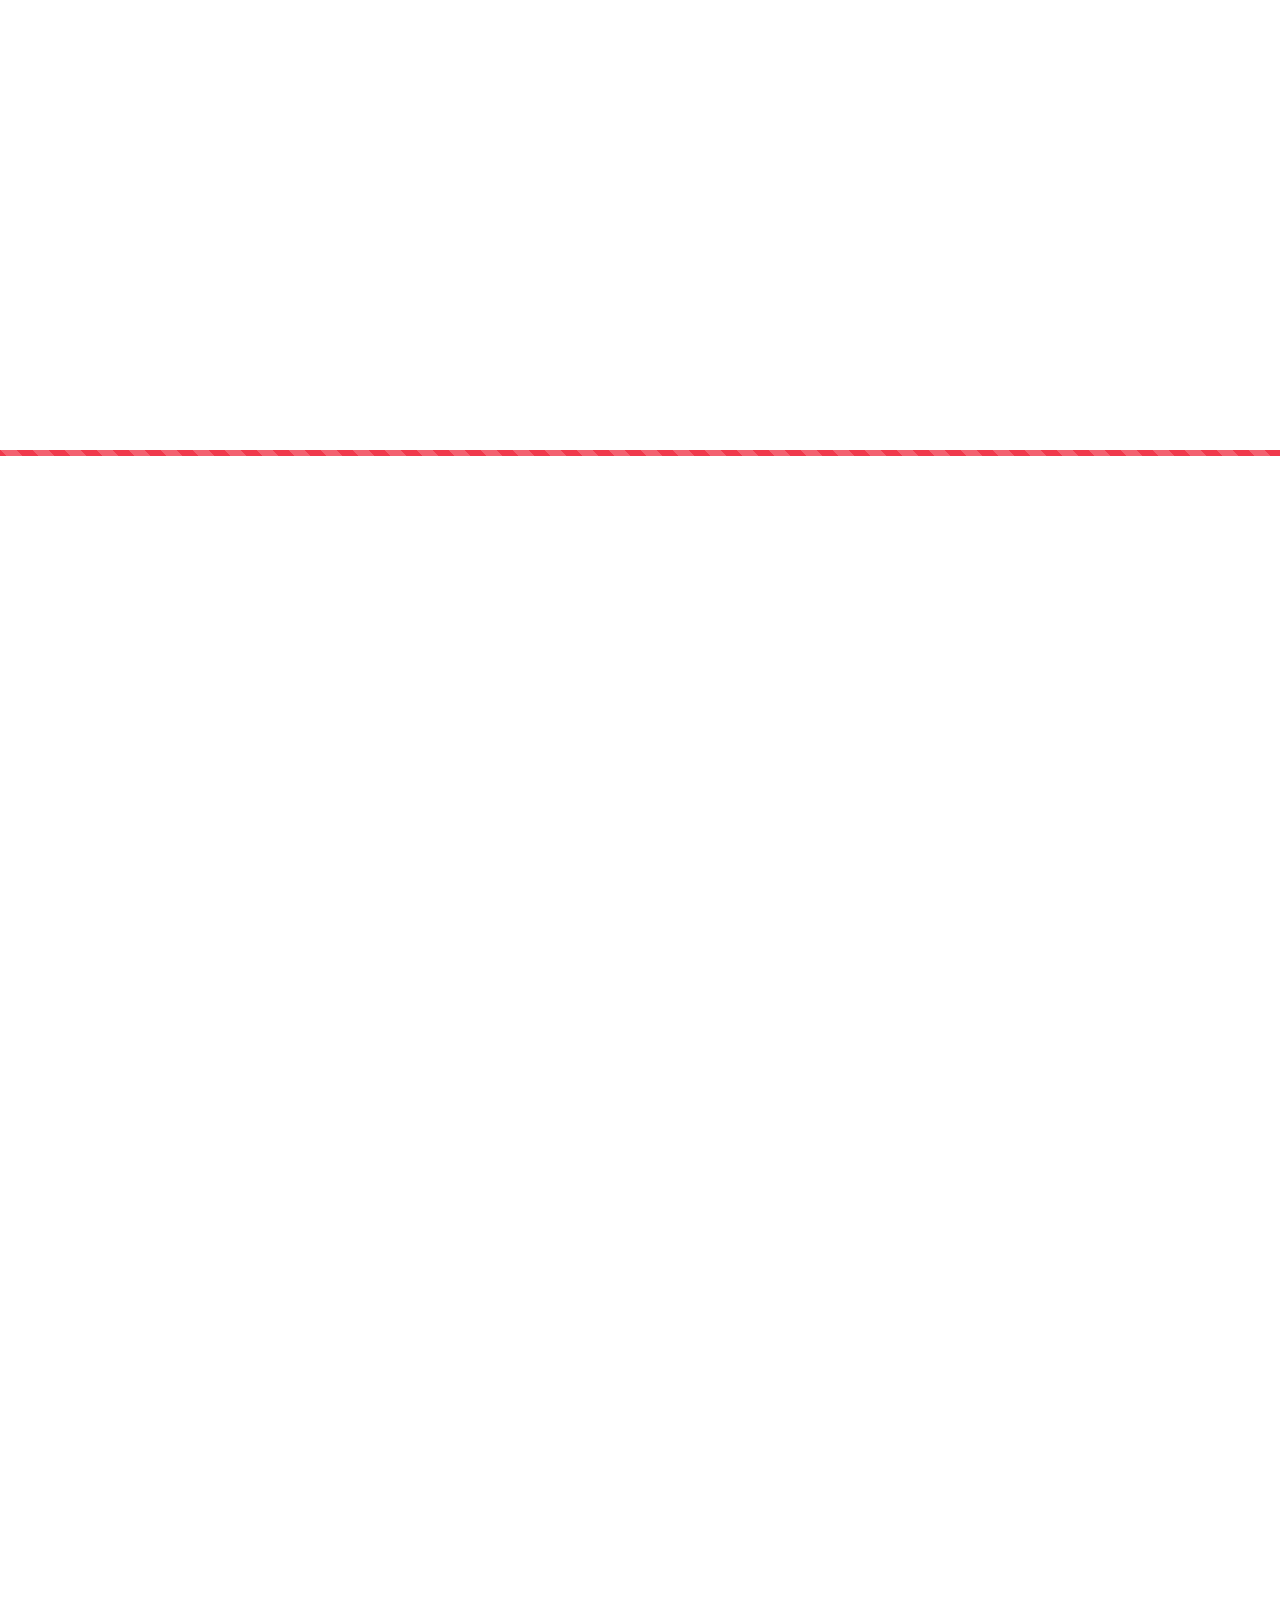
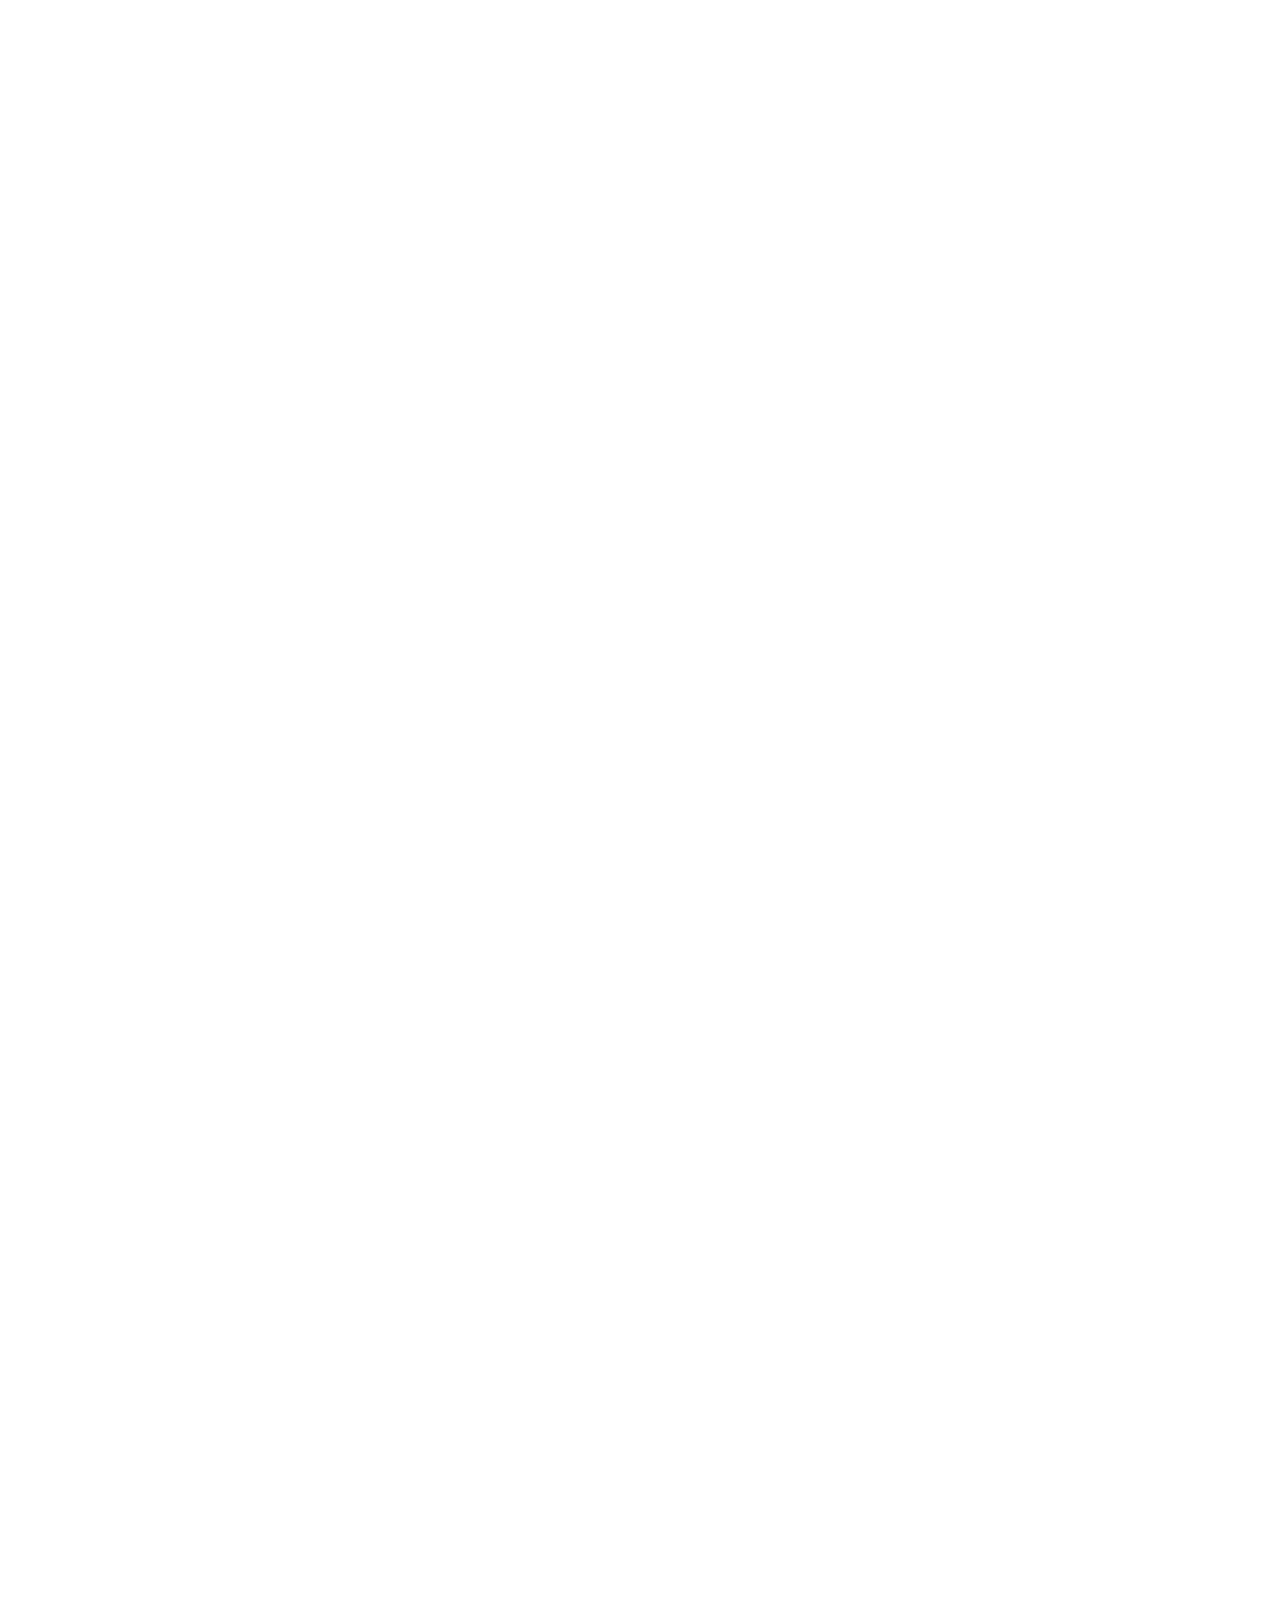
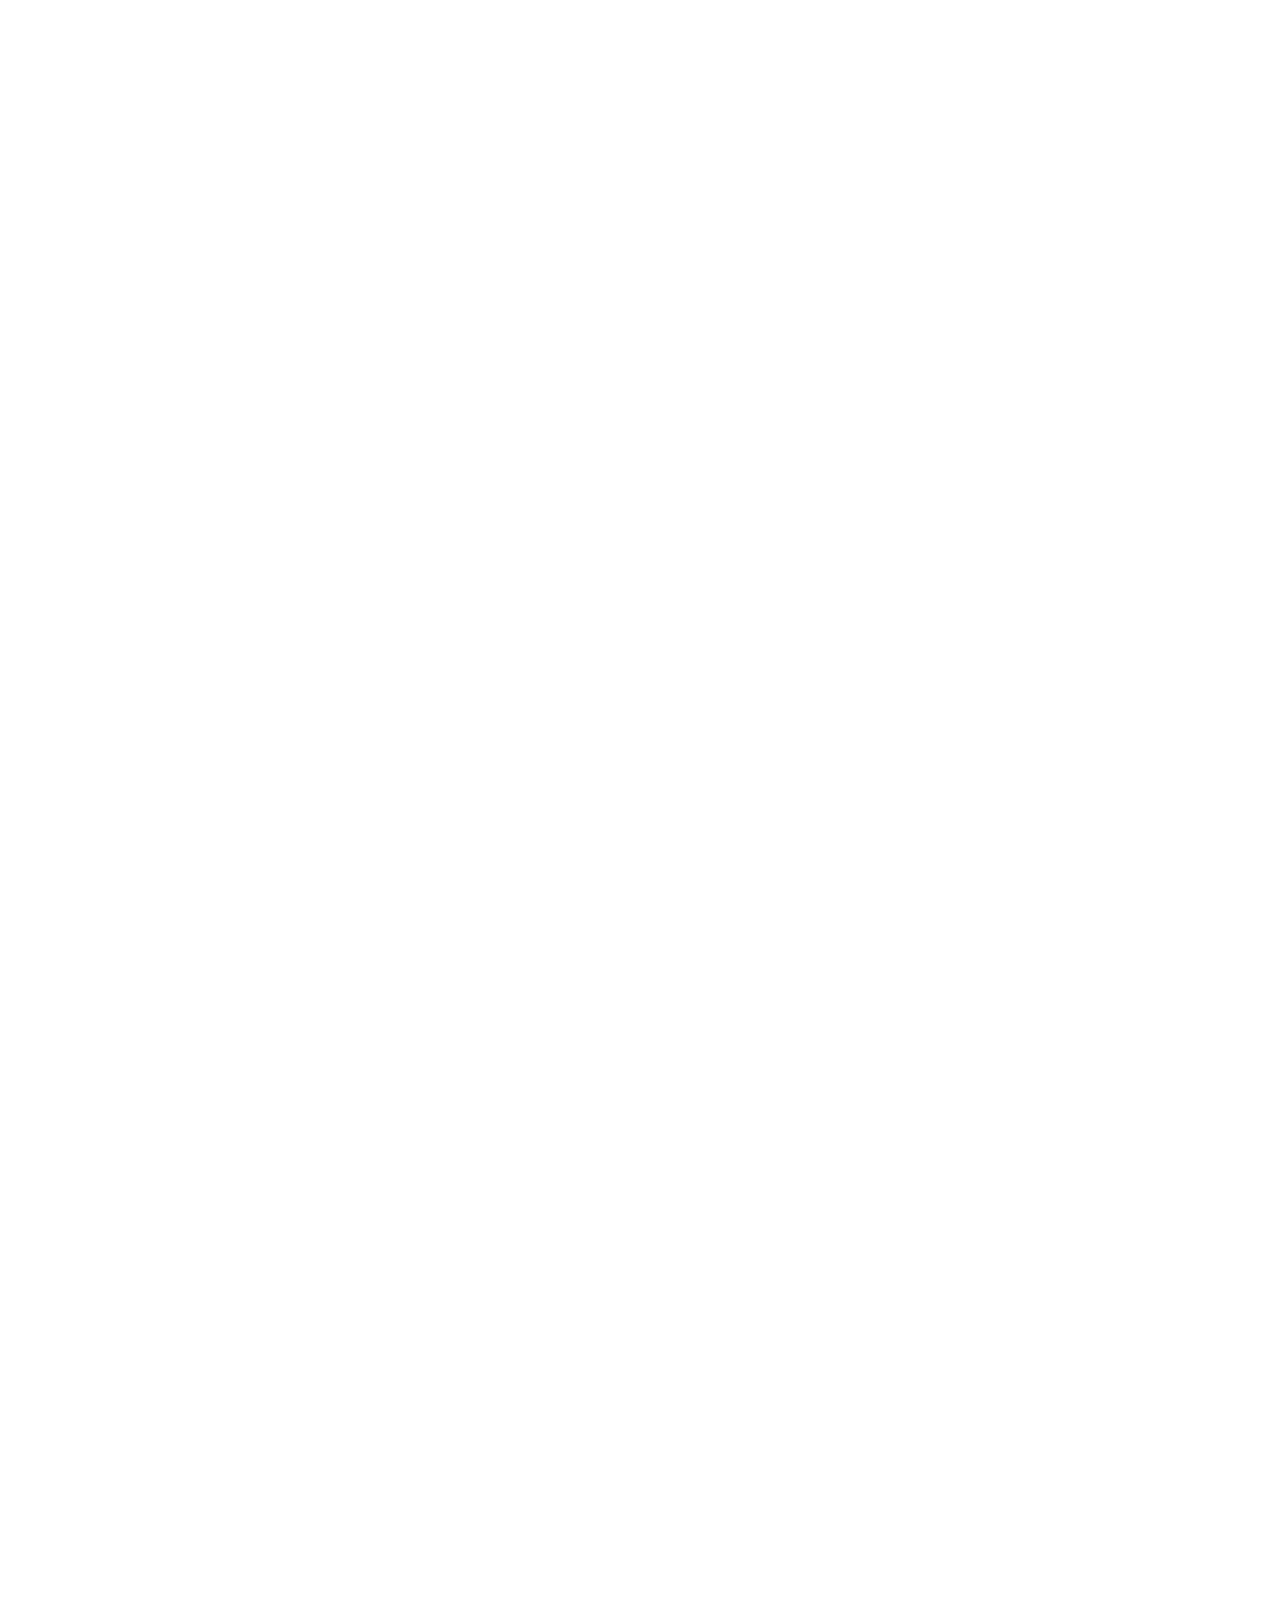
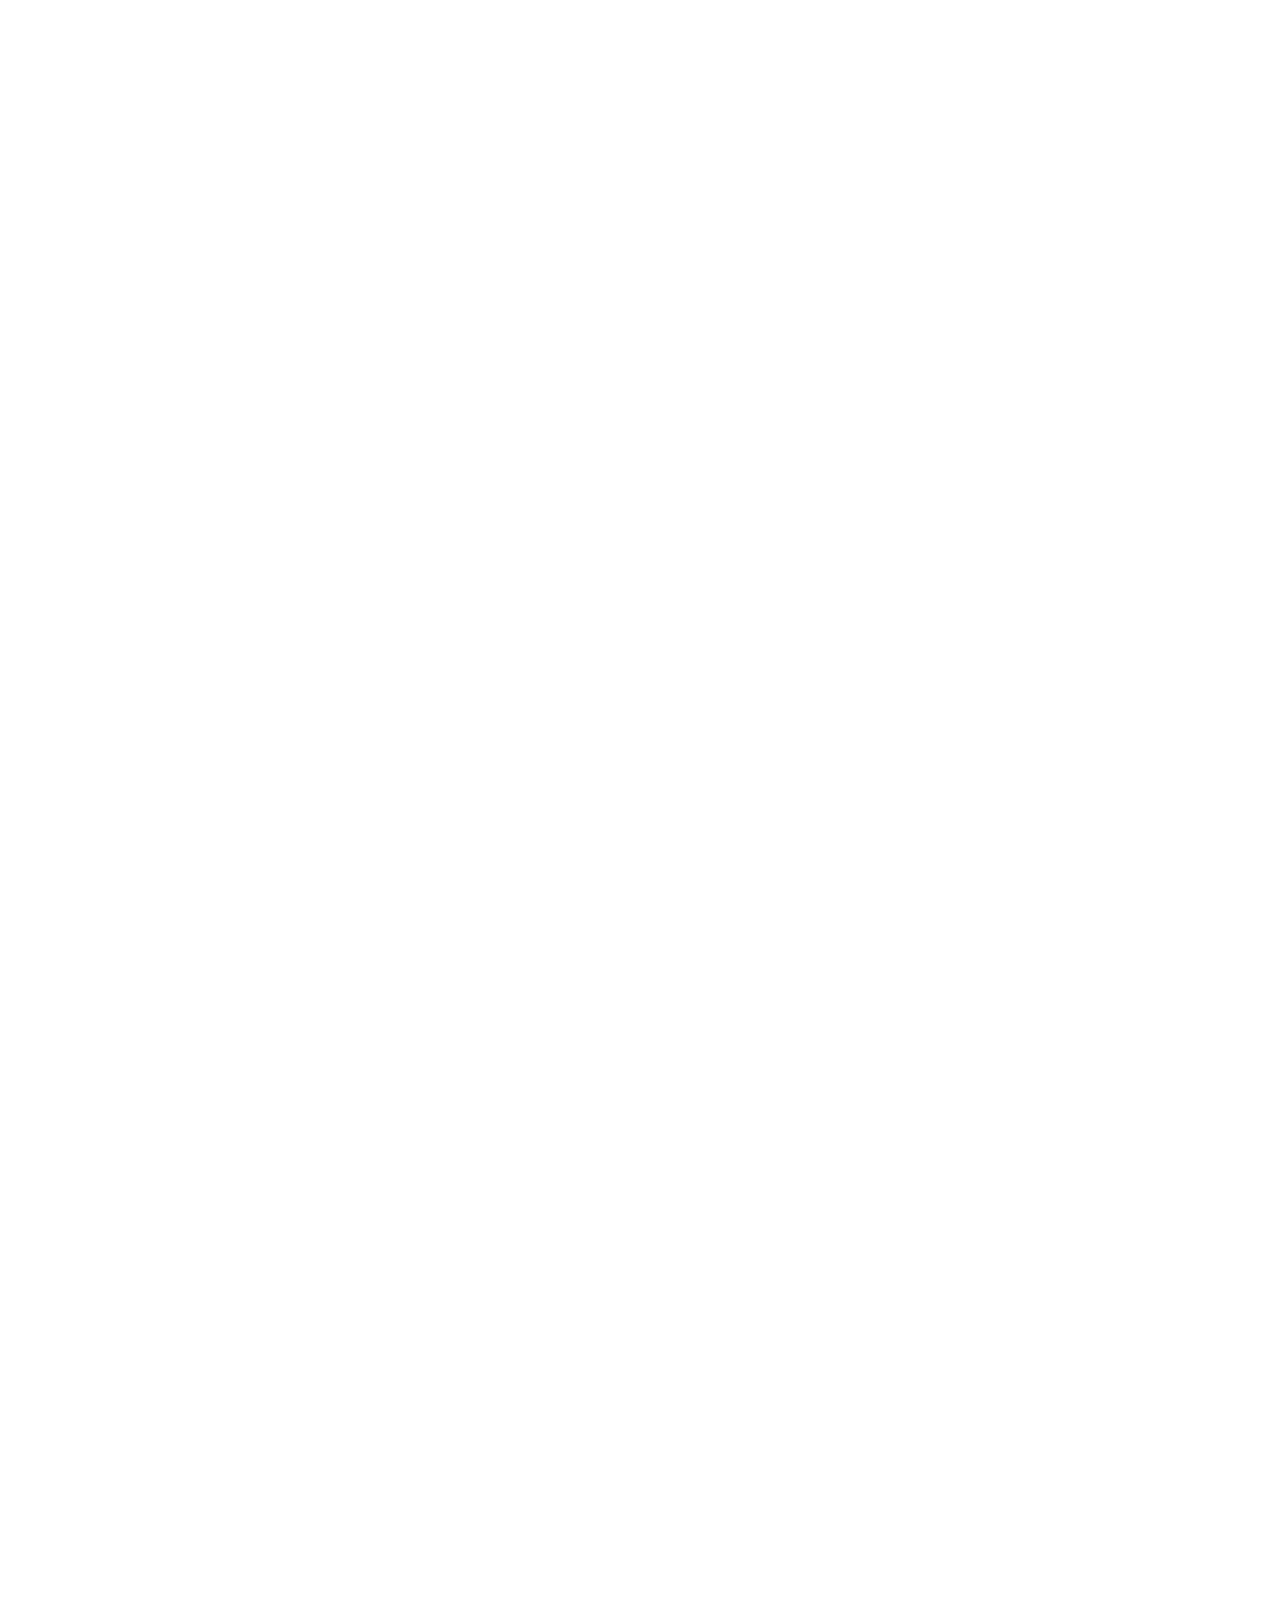
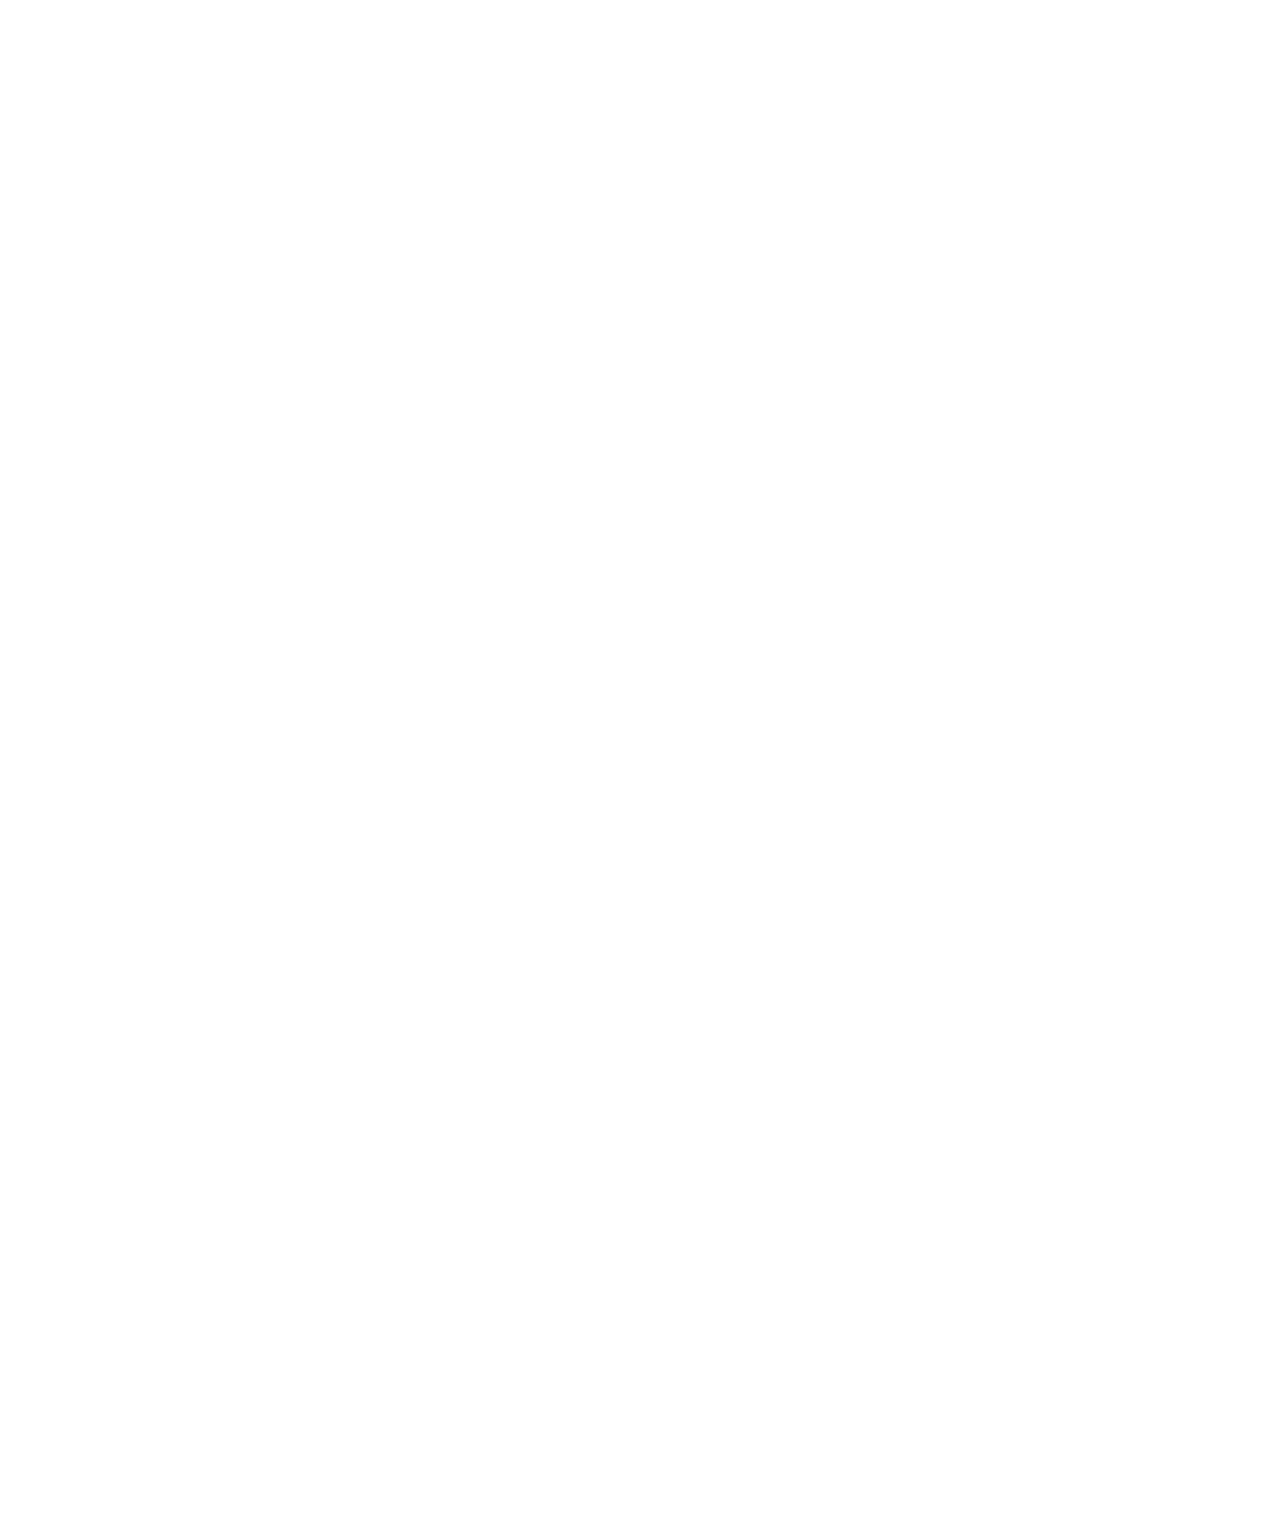
<file: luxy_home_prints-main/Landing_Page/index.html>
<!DOCTYPE html>
<html lang="en">

<head>
	<meta charset="utf-8">
	<title>Photography Website Template</title>
	<meta name="viewport" content="width=device-width, initial-scale=1.0">
	<meta name="description" content="A free responsive photography html website template by Frittt Templates">
	<meta name="author" content="FritttTemplates">

	<!-- FAVICON -->
	<link rel="apple-touch-icon" sizes="57x57" href="favicons/apple-touch-icon-57x57.png">
	<link rel="apple-touch-icon" sizes="60x60" href="favicons/apple-touch-icon-60x60.png">
	<link rel="apple-touch-icon" sizes="72x72" href="favicons/apple-touch-icon-72x72.png">
	<link rel="apple-touch-icon" sizes="76x76" href="favicons/apple-touch-icon-76x76.png">
	<link rel="apple-touch-icon" sizes="114x114" href="favicons/apple-touch-icon-114x114.png">
	<link rel="apple-touch-icon" sizes="120x120" href="favicons/apple-touch-icon-120x120.png">
	<link rel="apple-touch-icon" sizes="144x144" href="favicons/apple-touch-icon-144x144.png">
	<link rel="apple-touch-icon" sizes="152x152" href="favicons/apple-touch-icon-152x152.png">
	<link rel="apple-touch-icon" sizes="180x180" href="favicons/apple-touch-icon-180x180.png">
	<link rel="icon" type="img/png" href="favicons/favicon-32x32.png" sizes="32x32">
	<link rel="icon" type="img/png" href="favicons/favicon-96x96.png" sizes="96x96">
	<link rel="icon" type="img/png" href="favicons/android-chrome-192x192.png" sizes="192x192">
	<link rel="icon" type="img/png" href="favicons/favicon-16x16.png" sizes="16x16">
	<link rel="manifest" href="favicons/manifest.json">
	<link rel="shortcut icon" href="favicons/favicon.ico">
	<meta name="msapplication-config" content="favicons/browserconfig.xml">

	<!-- CSS -->
	<link rel="stylesheet" href="css/bootstrap.min.css">
	<link rel="stylesheet" href="css/font-awesome.min.css">
	<link rel="stylesheet" href="css/animate.min.css">
	<link rel="stylesheet" href="css/responsive.css">
	<link rel="stylesheet" href="css/jquery.bxslider.css">
	<link rel="stylesheet" href="css/jPushMenu.css">
	<link rel="stylesheet" href="css/lightbox.css">
	<link rel="stylesheet" href="css/main.css">

	<!--[if lt IE 9]>
    <script src="js/html5shiv.js"></script>
    <script src="js/respond.min.js"></script>
  <![endif]-->

</head> <!-- head -->

<body>

	<!-- ============== start wrapper  ============== -->
	<div id="wrapper">
		<!-- main-nav -->
		<div class="main-nav">
			<div class="logo-left">
				<a data-scroll href="#home">
					<img src="img/logo.png" alt="logo">
				</a>
			</div>
			<div class="menu-button toggle-menu menu-right push-body">
				<button><i class="fa fa-bars"></i></button>
			</div>
		</div> <!-- //end main-nav -->

		<!--=========================
			Start area for Menu 
		============================== -->
		<nav id="main-navigation" class="nav-menu nav-menu-vertical nav-menu-right">
			<ul class="list-inline">
				<li class="current"><a href="#home">home</a></li>
				<li><a href="#features">Our Services</a></li>
				<li><a href="#courses">Courses</a></li>
				<li><a href="#portfolio">Portfolio</a></li>
				<li><a href="#teams">The Team</a></li>
				<li><a href="#latest-blog">Blog</a></li>
				<li><a href="#client-feedback">Testimonials</a></li>
				<li><a href="#contact">Contact</a></li>
			</ul>
		</nav>

		<!-- End of menu area -->


		<!-- ============== start home section  ============== -->
		<section id="home">
			<div id="home-slider" class="carousel slide in" data-ride="carousel">
				<!-- Indicators -->
				<ol class="carousel-indicators">
					<li class="active" data-slide-to="0" data-target="#home-slider"></li>
					<li data-slide-to="1" data-target="#home-slider" class=""></li>
					<li data-slide-to="2" data-target="#home-slider" class=""></li>
				</ol>

				<div class="carousel-inner">
					<div class="item active" style="background-image: url(img/slider/01.jpg)">
						<div class="col-sm-offset-1 caption caption-wide">
							<h1 class="main-title wow fadeInUp" data-wow-delay=".25s">
								Free<br />Photography<br />website<br />template</h1>

							<a class="btn btn-start wow fadeInUp" href="#features" data-scroll
								data-wow-delay=".85s">Learn More</a>
						</div>
					</div><!-- //item -->
					<div class="item" style="background-image: url(img/slider/02.jpg)">
						<div class="col-sm-offset-1 caption caption-wide">
							<h1 class="main-title wow fadeInUp" data-wow-delay=".25s">An Effortless <br />Photography
								<br />Website<br />Template</h1>
							<a class="btn btn-start wow fadeInUp" href="#features" data-scroll
								data-wow-delay=".85s">Free Download</a>
						</div>
					</div><!-- //item -->
					<div class="item" style="background-image: url(img/slider/03.jpg)">
						<div class="col-sm-offset-1 caption">
							<h1 class="main-title wow fadeInUp" data-wow-delay=".25s">Cherish every<br />moment</h1>
							<p class="sub-title wow fadeInUp" data-wow-delay=".55s">Up & Running in minutes</p>
							<a class="btn btn-start wow fadeInUp" href="#features" data-scroll
								data-wow-delay=".85s">Read More</a>
						</div>
					</div><!-- //item -->
				</div>
			</div>
		</section>
		<!-- ========= //End home section ========= -->


		<!-- ============== Start features section ============== -->
		<section id="features">
			<div class="container">
				<div class="row">

					<div class="col-md-4 feature-item">
						<div class="content wow fadeInDown" data-wow-delay=".15s">
							<p class="icon text-center"><i class="fa fa-camera-retro"></i></p>
							<h5 class="title text-center">Wedding Photography</h5>
							<p class="info">
								Who doesn't want to share their camera art with friends and family on social media? But
								why not share them on your own personal photography website and showcase your camera art
								to the world!
							</p>
						</div>
					</div>
					<div class="col-md-4 feature-item">
						<div class="content wow fadeInDown" data-wow-delay=".35s">
							<p class="icon text-center"><i class="fa fa-male"></i></p>
							<h5 class="title text-center">Portfolio Photoshoot</h5>
							<p class="info">
								This free website template is the first step to get you started with your personal
								photography website. Learn the game and get some fame. Don't restrict your photography
								viewership to your close circle.
						</div>
					</div>
					<div class="col-md-4 feature-item">
						<div class="content wow fadeInDown" data-wow-delay=".55s">
							<p class="icon text-center"><i class="fa fa-users"></i></p>
							<h5 class="title text-center">Festival Coverage</h5>
							<p class="info">
								This quality free website template is the best way to save money and time to get started
								with your photography website. The minimal things that you need are a little
								personalization in terms of color theme.
							</p>
						</div>
					</div>
				</div> <!-- //row -->
			</div> <!-- //container -->
		</section>
		<!-- ========= //End features section ========= -->


		<!-- ============== Start courses section ============== -->
		<section id="courses">
			<div class="color-overlay ptb100">
				<div class="container">
					<h3 class="section-title wow fadeInDown">Professional Photography Courses</h3>
					<div class="row">

						<div class="col-md-8 info-part">
							<div class="first-courses each-courses">

								<h4 class="title">How to do a perfect wedding photoshoot</h4>
								<p class="info">
									The commission of violent crime may form partial of a criminal form organization's
									'tools' used.
								</p>
							</div>
							<div class="second-courses each-courses">
								<h4 class="title">How to build a career as a Photographer</h4>
								<p class="info">
									The role of the hit man has been generally consistent through out the history of
									organized crime.
								</p>
							</div>
							<div class="third-courses each-courses">
								<h4 class="title">Birthday Parties Photography Techniques</h4>
								<p class="info">
									In addition to what is considered traditional organized crime is direct crimes of
									fraud.
								</p>
							</div>
							<div class="fourth-courses each-courses">
								<h4 class="title">Photo retouching</h4>
								<p class="info">
									Organized crime groups generate very large amounts of money by
								</p>
							</div>
						</div>
						<div class="col-md-4 text-right">
							<p class="timing first">28 Oct, 2015 by John Donga<br />Saturdays & Sundays<br />8 pm - 10
								pm</p>
							<p class="timing">28 Oct, 2015 by John Donga<br />Saturdays & Sundays<br />8 pm - 10 pm</p>
							<p class="timing">28 Oct, 2015 by John Donga<br />Saturdays & Sundays<br />8 pm - 10 pm</p>
							<p class="timing">28 Oct, 2015 by John Donga<br />Saturdays & Sundays<br />8 pm - 10 pm</p>
						</div>

					</div> <!-- //row -->
				</div> <!-- //container -->
			</div>
		</section>
		<!-- ========= //End courses section ========= -->


		<!-- ============== Start portfolio section ============== -->
		<section id="portfolio" class="mtb100">
			<div class="container">
				<h3 class="section-title wow fadeInDown">Our Portfolio</h3>
				<p class="section-info col-sm-8 col-sm-offset-2 wow fadeInDown" data-wow-delay=".25s">
					There are many variations of passages of Lorem Ipsum available, but the majority have suffered
					alteration in some form, by injected humour, or randomised words.
				</p>
				<div class="clearfix"></div>

				<div class="portfolio-content">
					<ul class="portfolio-filter text-center list-inline mtb40 text-uppercase">
						<li><a class="active" href="#" data-filter="*"> All</a></li>
						<li><a href="#" data-filter=".wedding">Wedding</a></li>
						<li><a href="#" data-filter=".festival">Festival</a></li>
						<li><a href="#" data-filter=".engagement">Engagement</a></li>
						<li><a href="#" data-filter=".birthday">Birthday</a></li>
					</ul>
					<div class="portfolio-items">
						<div class="col-lg-3 col-md-4 col-sm-6 portfolio-item festival wedding">
							<figure class="content wow fadeIn" data-wow-delay=".15s">
								<img src="img/portfolio/01.jpg" class="img-100p" alt="portfolio">
								<figcaption class="overflow-content-full">
									<p class="icon horizontal-vertical-center">
										<a data-lightbox="portfolio" href="img/portfolio/main-01.jpg"><i
												class="fa fa-search-plus"></i></a>
									</p>
									<div class="caption text-center">
										<p class="title">John Donga</p>
										<p class="info">Lorem Ipsum is simply dummy text of the printing industry. </p>
									</div>
								</figcaption>
							</figure>
						</div>
						<div class="col-lg-3 col-md-4 col-sm-6 portfolio-item festival birthday">
							<figure class="content wow fadeIn" data-wow-delay=".25s">
								<img src="img/portfolio/02.jpg" class="img-100p" alt="portfolio">
								<figcaption class="overflow-content-full">
									<p class="icon horizontal-vertical-center">
										<a data-lightbox="portfolio" href="img/portfolio/main-02.jpg"><i
												class="fa fa-search-plus"></i></a>
									</p>
									<div class="caption text-center">
										<p class="title">John Donga</p>
										<p class="info">Lorem Ipsum is simply dummy text of the printing industry. </p>
									</div>
								</figcaption>
							</figure>
						</div>
						<div class="col-lg-3 col-md-4 col-sm-6 portfolio-item engagement">
							<figure class="content wow fadeIn" data-wow-delay=".35s">
								<img src="img/portfolio/03.jpg" class="img-100p" alt="portfolio">
								<figcaption class="overflow-content-full">
									<p class="icon horizontal-vertical-center">
										<a data-lightbox="portfolio" href="img/portfolio/main-03.jpg"><i
												class="fa fa-search-plus"></i></a>
									</p>
									<div class="caption text-center">
										<p class="title">John Donga</p>
										<p class="info">Lorem Ipsum is simply dummy text of the printing industry. </p>
									</div>
								</figcaption>
							</figure>
						</div>
						<div class="col-lg-3 col-md-4 col-sm-6 portfolio-item birthday wedding hit-and-run">
							<figure class="content wow fadeIn" data-wow-delay=".45s">
								<img src="img/portfolio/04.jpg" class="img-100p" alt="portfolio">
								<figcaption class="overflow-content-full">
									<p class="icon horizontal-vertical-center">
										<a data-lightbox="portfolio" href="img/portfolio/main-04.jpg"><i
												class="fa fa-search-plus"></i></a>
									</p>
									<div class="caption text-center">
										<p class="title">John Donga</p>
										<p class="info">Lorem Ipsum is simply dummy text of the printing industry. </p>
									</div>
								</figcaption>
							</figure>
						</div>
						<div class="col-lg-3 col-md-4 col-sm-6 portfolio-item engagement birthday hit-and-run">
							<figure class="content wow fadeIn" data-wow-delay=".55s">
								<img src="img/portfolio/05.jpg" class="img-100p" alt="portfolio">
								<figcaption class="overflow-content-full">
									<p class="icon horizontal-vertical-center">
										<a data-lightbox="portfolio" href="img/portfolio/main-05.jpg"><i
												class="fa fa-search-plus"></i></a>
									</p>
									<div class="caption text-center">
										<p class="title">John Donga</p>
										<p class="info">Lorem Ipsum is simply dummy text of the printing industry. </p>
									</div>
								</figcaption>
							</figure>
						</div>
						<div class="col-lg-3 col-md-4 col-sm-6 portfolio-item festival wedding hit-and-run">
							<figure class="content wow fadeIn" data-wow-delay=".65s">
								<img src="img/portfolio/06.jpg" class="img-100p" alt="portfolio">
								<figcaption class="overflow-content-full">
									<p class="icon horizontal-vertical-center">
										<a data-lightbox="portfolio" href="img/portfolio/main-06.jpg"><i
												class="fa fa-search-plus"></i></a>
									</p>
									<div class="caption text-center">
										<p class="title">John Donga</p>
										<p class="info">Lorem Ipsum is simply dummy text of the printing industry. </p>
									</div>
								</figcaption>
							</figure>
						</div>
						<div class="col-lg-3 col-md-4 col-sm-6 portfolio-item festival wedding">
							<figure class="content wow fadeIn" data-wow-delay=".75s">
								<img src="img/portfolio/07.jpg" class="img-100p" alt="portfolio">
								<figcaption class="overflow-content-full">
									<p class="icon horizontal-vertical-center">
										<a data-lightbox="portfolio" href="img/portfolio/main-07.jpg"><i
												class="fa fa-search-plus"></i></a>
									</p>
									<div class="caption text-center">
										<p class="title">John Donga</p>
										<p class="info">Lorem Ipsum is simply dummy text of the printing industry. </p>
									</div>
								</figcaption>
							</figure>
						</div>
						<div class="col-lg-3 col-md-4 col-sm-6 portfolio-item engagement hit-and-run">
							<figure class="content wow fadeIn" data-wow-delay=".85s">
								<img src="img/portfolio/08.jpg" class="img-100p" alt="portfolio">
								<figcaption class="overflow-content-full">
									<p class="icon horizontal-vertical-center">
										<a data-lightbox="portfolio" href="img/portfolio/main-08.jpg"><i
												class="fa fa-search-plus"></i></a>
									</p>
									<div class="caption text-center">
										<p class="title">John Donga</p>
										<p class="info">Lorem Ipsum is simply dummy text of the printing industry. </p>
									</div>
								</figcaption>
							</figure>
						</div>
					</div>
				</div>
			</div> <!-- // container -->
		</section>
		<!-- ========= //End portfolio section ========= -->


		<!-- ============== Start counter ============== -->
		<section id="count-down" class="text-center">
			<div class="color-overlay ptb100">
				<div class="container">
					<h3 class="section-title wow fadeInDown">Notable Stats</h3>
					<div class="row">
						<div class="counter-content">
							<div class="col-sm-4 each-counter wow zoomIn">
								<span class="counter count1">2043</span>
								<p class="title">Events Covered</p>
							</div>
							<div class="col-sm-4 each-counter wow zoomIn">
								<span class="counter count2">1602</span>
								<p class="title">Weddings</p>
							</div>
							<div class="col-sm-4 each-counter wow zoomIn">
								<span class="counter count3">441</span>
								<p class="title">Birthday Parties</p>
							</div>
						</div>
					</div> <!-- //row -->
				</div> <!-- //container -->
			</div>
		</section>
		<!-- ========= //End counter ========= -->


		<!-- ============== Start team section  ============== -->
		<section id="teams" class="ptb100">
			<div class="container">
				<h3 class="section-title wow fadeInDown">The Best Team</h3>
				<p class="section-info col-sm-8 col-sm-offset-2 wow fadeInDown" data-wow-dealy=".25s">
					There are many variations of passages of Lorem Ipsum available, but the majority have suffered
					alteration in some form, by injected humour, or randomised words.
				</p>
				<div class="clearfix"></div>

				<div class="row">
					<div class="col-lg-3 col-sm-6 col-xs-12 team-member wow fadeInDown" data-wow-delay=".25s">
						<div class="content">
							<figure class="member-pic">
								<img src="img/team/01.jpg" alt="team-member" class="img-100p">
								<figcaption class="caption">
									<div class="color-overlay overflow-content-full">
										<ul class="social-icon horizontal-vertical-center list-inline">
											<li><a href="#"><i class="fa fa-facebook-official "></i></a></li>
											<li><a href="#"><i class="fa fa-twitter-square"></i></a></li>
											<li><a href="#"><i class="fa fa-google-plus-square "></i></a></li>
										</ul>
									</div>
								</figcaption>
							</figure>
							<div class="member-info">
								<p class="position">Wedding Photography Chief</p>
								<p class="name">John Dongi</p>
								<p>
									This free website template is the first step to get you started with your personal
									photography website.
								</p>
							</div>
						</div>
					</div>
					<div class="col-lg-3 col-sm-6 col-xs-12 team-member wow fadeInDown" data-wow-delay=".45s">
						<div class="content">
							<figure class="member-pic">
								<img src="img/team/02.jpg" alt="team-member" class="img-100p">
								<figcaption class="caption">
									<div class="color-overlay overflow-content-full">
										<ul class="social-icon horizontal-vertical-center list-inline">
											<li><a href="#"><i class="fa fa-facebook-official "></i></a></li>
											<li><a href="#"><i class="fa fa-twitter-square"></i></a></li>
											<li><a href="#"><i class="fa fa-google-plus-square "></i></a></li>
										</ul>
									</div>
								</figcaption>
							</figure>
							<div class="member-info">
								<p class="position">Festival Photography Chief</p>
								<p class="name">John Donga</p>
								<p>
									Learn the game and get some fame. Don't restrict your photography viewership to your
									close circle.
								</p>
							</div>
						</div>
					</div>
					<div class="col-lg-3 col-sm-6 col-xs-12 team-member wow fadeInDown" data-wow-delay=".65s">
						<div class="content">
							<figure class="member-pic">
								<img src="img/team/03.jpg" alt="team-member" class="img-100p">
								<figcaption class="caption">
									<div class="color-overlay overflow-content-full">
										<ul class="social-icon horizontal-vertical-center list-inline">
											<li><a href="#"><i class="fa fa-facebook-official "></i></a></li>
											<li><a href="#"><i class="fa fa-twitter-square"></i></a></li>
											<li><a href="#"><i class="fa fa-google-plus-square "></i></a></li>
										</ul>
									</div>
								</figcaption>
							</figure>
							<div class="member-info">
								<p class="position">Photography Template Designer</p>
								<p class="name">Johhny D.</p>
								<p>
									Go beyond and make it public on your photography website.
								</p>
							</div>
						</div>
					</div>
					<div class="col-lg-3 col-sm-6 col-xs-12 team-member wow fadeInDown" data-wow-delay=".85s">
						<div class="content">
							<figure class="member-pic">
								<img src="img/team/04.jpg" alt="team-member" class="img-100p">
								<figcaption class="caption">
									<div class="color-overlay overflow-content-full">
										<ul class="social-icon horizontal-vertical-center list-inline">
											<li><a href="#"><i class="fa fa-facebook-official "></i></a></li>
											<li><a href="#"><i class="fa fa-twitter-square"></i></a></li>
											<li><a href="#"><i class="fa fa-google-plus-square "></i></a></li>
										</ul>
									</div>
								</figcaption>
							</figure>
							<div class="member-info">
								<p class="position">Photography Template Developer</p>
								<p class="name">J. Dongian</p>
								<p>
									This week's free website template by Frittt is a photography website.
								</p>
							</div>
						</div>
					</div>
				</div> <!-- //row -->
			</div> <!-- //container -->
		</section>
		<!-- ========= //End team section  ========= -->


		<!-- ============== Start latest-blog ============== -->
		<section id="latest-blog" class="mtb100">
			<div class="container">
				<h3 class="section-title wow fadeInDown">Oven Hot News</h3>
				<p class="section-info col-sm-8 col-sm-offset-2 wow fadeInDown" data-wow-delay=".25s">
					There are many variations of passages of Lorem Ipsum available, but the majority have suffered
					alteration in some form, by injected humour, or randomised words.
				</p>
				<div class="clearfix"></div>

				<div class="row">
					<!-- start each speech -->
					<div class="col-sm-4 each-post wow fadeIn" data-wow-delay=".25s">
						<div class="content">
							<div class="blog-img">
								<a href="javascript:"><img src="img/blog/01.jpg" class="img-100p" alt="latest blog"></a>
							</div>
							<div class="info">
								<p class="date">11 Sep</p>
								<h4 class="headline">
									<a href="javascript:">Why a photography website template important?</a>
								</h4>
								<p>
									Lorem Ipsum is simply dummy text of the printing and typesetting industry. Lorem
									Ipsum has been the industry's standard dummy text ever since the 1500s, when an
									unknown printer took a galley of type and scrambled it to make a type specimen book.
								</p>
							</div>
						</div>
					</div> <!-- //end each speech -->
					<!-- start each speech -->
					<div class="col-sm-4 each-post wow fadeIn" data-wow-delay=".45s">
						<div class="content">
							<div class="blog-img">
								<a href="javascript:"><img src="img/blog/02.jpg" class="img-100p" alt="latest blog"></a>
							</div>
							<div class="info">
								<p class="date">02 Oct</p>
								<h4 class="headline">
									<a href="javascript:">Responsive and free website template (HTML/CSS)</a>
								</h4>
								<p>
									Lorem Ipsum is simply dummy text of the printing and typesetting industry. Lorem
									Ipsum has been the industry's standard dummy text ever since the 1500s, when an
									unknown printer took a galley of type and scrambled it to make a type specimen book.
								</p>
							</div>
						</div>
					</div> <!-- //end each speech -->
					<!-- start each speech -->
					<div class="col-sm-4 each-post wow fadeIn" data-wow-delay=".65s">
						<div class="content">
							<div class="blog-img">
								<a href="javascript:"><img src="img/blog/03.jpg" class="img-100p" alt="latest blog"></a>
							</div>
							<div class="info">
								<p class="date">18 Oct</p>
								<h4 class="headline">
									<a href="javascript:">Download free photography website template</a>
								</h4>
								<p>
									Lorem Ipsum is simply dummy text of the printing and typesetting industry. Lorem
									Ipsum has been the industry's standard dummy text ever since the 1500s, when an
									unknown printer took a galley of type and scrambled it to make a type specimen book.
								</p>
							</div>
						</div>
					</div> <!-- //end each speech -->
					<div class="col-sm-12 read-more-button wow zoomIn">
						<p class="text-uppercase text-center"><a href="javascript:">View All</a></p>
					</div>
				</div> <!-- //row -->
			</div> <!-- //container -->
		</section>
		<!-- ========= //End latest-blog ========= -->


		<!-- ============== Start client-feedback ============== -->
		<section id="client-feedback">
			<div class="color-overlay ptb100">
				<div class="container">
					<h3 class="section-title wow fadeInDown">Happy Clients</h3>
					<div class="row">
						<div class="col-sm-10 col-sm-offset-1">
							<div class="custom-control">
								<p><span id="slider-prev"></span> <span id="slider-next"></span></p>
							</div>
							<ul class="bx-slider main-content">
								<li>
									<p>There is just something so fun about this one pager for the photography website
										template. The typography and load transitions are just awesome adding to the
										uplifting tone that all weddings aim to have.</p>
									<p class="client-name"><a href="#">J. Donga</a></p>
								</li>
								<li>
									<p>There is just something so fun about this one pager for the photography website
										template. The typography and load transitions are just awesome adding to the
										uplifting tone that all weddings aim to have.</p>
									<p class="client-name"><a href="#">D. John</a></p>
								</li>
								<li>
									<p>There is just something so fun about this one pager for the photography website
										template. The typography and load transitions are just awesome adding to the
										uplifting tone that all weddings aim to have.</p>
									<p class="client-name"><a href="#">S. Dongian</a></p>
								</li>
								<li>
									<p>There is just something so fun about this one pager for the photography website
										template. The typography and load transitions are just awesome adding to the
										uplifting tone that all weddings aim to have.</p>
									<p class="client-name"><a href="#">P. Donga</a></p>
								</li>
							</ul>
						</div>
					</div> <!-- //row -->
				</div> <!-- //container -->
			</div>
		</section>
		<!-- ========= //End client-feedback ========= -->


		<!-- ============== Start client section ============== -->
		<section id="our-clients" class="mtb100">
			<div class="container">
				<h3 class="section-title wow fadeInDown">Brands we work with</h3>
				<p class="section-info col-sm-8 col-sm-offset-2 wow fadeInDown" data-wow-delay=".25s">
					There are many variations of passages of Lorem Ipsum available, but the majority have suffered
					alteration in some form, by injected humour, or randomised words.
				</p>
				<div class="clearfix"></div>

				<div class="row">
					<div class="col-sm-12">
						<ul class="list-inline text-center">
							<li class="each-client"><a href="#"><img src="img/clients/logo-01.png" alt="client"></a>
							</li>
							<li class="each-client"><a href="#"><img src="img/clients/logo-02.png" alt="client"></a>
							</li>
							<li class="each-client"><a href="#"><img src="img/clients/logo-03.png" alt="client"></a>
							</li>
							<li class="each-client"><a href="#"><img src="img/clients/logo-04.png" alt="client"></a>
							</li>
							<li class="each-client"><a href="#"><img src="img/clients/logo-05.png" alt="client"></a>
							</li>
						</ul>
					</div>
				</div> <!-- //row -->
			</div> <!-- //container -->
		</section>
		<!-- ========= //End client section ========= -->

		<!-- ============== Start join-us section ============== -->
		<section id="join-us">
			<div class="color-overlay ptb100">
				<div class="container">
					<h3 class="section-title wow fadeInDown">Learn photography tips & techniques</h3>
					<p class="section-info col-sm-8 col-sm-offset-2 wow fadeInDown" data-wow-delay=".25s">
						There are many variations of passages of Lorem Ipsum available, but the majority have suffered
						alteration in some form, by injected humour, or randomised words.
					</p>
					<div class="clearfix"></div>
					<p class="join-btn text-center wow zoomIn">
						<a href="#" class="btn btn-primary">join now</a>
					</p>
				</div> <!-- //container -->
			</div>
		</section>
		<!-- ========= //End join-us section ========= -->


		<!-- ============== Start contact section ============== -->
		<section id="contact">
			<div class="map-content">
				<div id="gmap">
				</div>
			</div>
			<div class="color-overlay">
				<div class="container">
					<div class="row">
						<div class="col-md-8 col-sm-offset-2 form-content ptb100">
							<h3 class="section-title wow fadeInDown">Impressed? Let's touch base</h3>
							<p class="section-info wow fadeInDown" data-wow-delay=".25s">
								Should you have any question or concern, you can reach us by filling out the contact
								form below or you can find us on other social networks.
							</p>
							<div class="clearfix"></div>
							<form action="#" class="form wow fadeIn" data-wow-delay=".25s">
								<input type="text" class="form-control" placeholder="Your Full Name">
								<input type="text" class="form-control" placeholder="Email Address">
								<input type="text" class="form-control" placeholder="Contact Number">
								<textarea name="" class="form-control" cols="30" rows="5"
									placeholder="Your Message"></textarea>
								<a class="btn-block btn btn-submit text-uppercase">Send Message Now</a>
							</form>
						</div>
					</div> <!-- //row -->
				</div> <!-- //container -->
			</div>
		</section>
		<!-- ========= //End contact section ========= -->


		<!-- ============== Start footer ============== -->
		<section id="footer">
			<div class="container bottom-part">
				<div class="row">
					<div class="col-sm-4 left-part">
						<p class="footer-logo "><img src="img/logo.png" alt="logo"></p><br />
						<p>This free website template is the first step to get you started with your personal
							photography website. Learn the game and get some fame. Don't restrict your photography
							viewership to your close circle. Go beyond and make it public on your photography website.
						</p>
					</div>
					<div class="col-sm-4 col-sm-offset-4">
						<ul class="social-icon-footer list-inline mtb50">
							<li><a href="#"><i class="fa fa-facebook-square"></i></a></li>
							<li><a href="#"><i class="fa fa-twitter-square"></i></a></li>
							<li><a href="#"><i class="fa fa-google-plus-square"></i></a></li>
							<li><a href="#"><i class="fa fa-vimeo-square"></i></a></li>
							<li><a href="#"><i class="fa fa-youtube-square"></i></a></li>
							<li><a href="#"><i class="fa fa-tumblr-square"></i></a></li>
							<li><a href="#"><i class="fa fa-linkedin-square"></i></a></li>
						</ul>
						<form action="#" class="form subscribe-form">
							<p class="text-uppercase mtb20">get subscribed to the photography tips and news</p>
							<input type="email" class="form-control" placeholder="Enter your email:">
						</form>
					</div>
				</div> <!-- //row -->
			</div> <!-- //container -->

			<!-- copyright -->
			<div class="copyright">
				<div class="container">
					<div class="row">
						<div class="col-sm-6 col-sm-offset-4">
							<p class="info">
								&copy; <a href="https://www.frittt.com/" target="_blank">Frittt Templates</a>. Free
								Photography Website Template.
							</p>
						</div>
					</div> <!-- //row -->
				</div> <!-- //container -->
			</div> <!-- //end copyright -->
		</section>
		<!-- ========= //End footer ========= -->

	</div> <!-- //end wrapper -->

	<script src="js/jquery.min.js"></script>
	<script src="js/bootstrap.min.js"></script>
	<!-- loader -->
	<script src="js/loader.min.js"></script>
	<script src="js/preloader.js"></script>
	<!-- animation effects -->
	<script src="js/wow.min.js"></script>
	<!-- count-down -->
	<script src="js/jquery.inview.min.js"></script>
	<script src="js/jquery.counterup.min.js"></script>
	<!-- content slider -->
	<script src="js/jquery.bxslider.min.js"></script>
	<!-- google maps -->
	<script type="text/javascript" src="http://maps.google.com/maps/api/js?sensor=true"></script>
	<script src="js/gmaps.js"></script>
	<script src="js/init-map.js"></script>
	<!-- pushmenu -->
	<script src="js/jPushMenu.js"></script>
	<!-- smooth navigation -->
	<script src="js/mousescroll.js"></script>
	<script src="js/jquery.nav.js"></script>
	<!-- filter portfolio & lightbox -->
	<script src="js/jquery.isotope.min.js"></script>
	<script src="js/lightbox.min.js"></script>
	<!-- smooth scrool -->
	<script src="js/smoothscroll.js"></script>
	<!-- custom js -->
	<script src="js/app.js"></script>

</body>

</html>
</file>
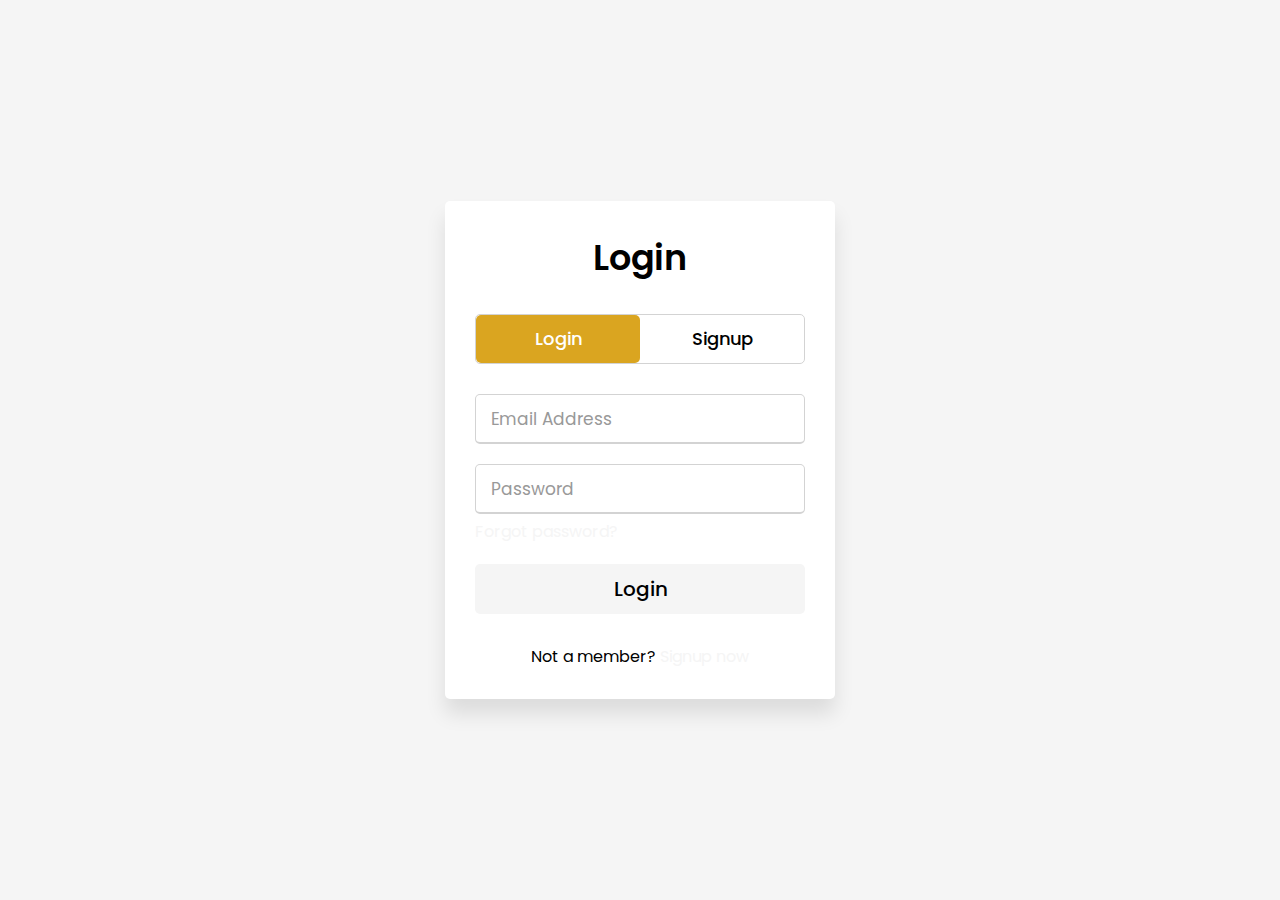
<file: luxy_home_prints-main/login_page/login.html>
<!DOCTYPE html>
<html lang="en" dir="ltr">

<head>
   <meta charset="utf-8" />
   <title>Login and Registration Form in HTML | CodingNepal</title>
   <link rel="stylesheet" href="style.css" />
   <meta name="viewport" content="width=device-width, initial-scale=1.0" />
</head>

<body>
   <div class="wrapper">
      <div class="title-text">
         <div class="title login">Login</div>
         <div class="title signup">Signup</div>
      </div>
      <div class="form-container">
         <div class="slide-controls">
            <input type="radio" name="slide" id="login" checked />
            <input type="radio" name="slide" id="signup" />
            <label for="login" class="slide login">Login</label>
            <label for="signup" class="slide signup">Signup</label>
            <div class="slider-tab"></div>
         </div>
         <div class="form-inner">
            <form action="#" class="login">
               <div class="field">
                  <input type="text" placeholder="Email Address" required />
               </div>
               <div class="field">
                  <input type="password" placeholder="Password" required />
               </div>
               <div class="pass-link">
                  <a href="#">Forgot password?</a>
               </div>
               <div class="field btn">
                  <div class="btn-layer"></div>
                  <input type="submit" value="Login" />
               </div>
               <div class="signup-link">
                  Not a member? <a href="">Signup now</a>
               </div>
            </form>
            <form action="#" class="signup">
               <div class="field">
                  <input type="text" placeholder="Email Address" required />
               </div>
               <div class="field">
                  <input type="password" placeholder="Password" id="password" required />
               </div>
               <div class="field">
                  <input type="password" placeholder="Confirm password" id="confirm password" required />
               </div>
               <div class="field btn">
                  <div class="btn-layer"></div>
                  <input type="submit" value="Signup" id="btn" onclick="matchpassword()" />
               </div>
            </form>
         </div>
      </div>
   </div>
   <script>
      function matchpassword() {
         let inputpassword = document.getElementById("password").value;
         console.log("password: ", password);

         let inputconfirmpassword =
            document.getElementById("Confirm password").value;
         if (inputpassword == inputconfirmpassword) {
            alert("password created sucessfully");
         } else {
            alert("password does not match");
            return false;
         }
         document.forms["loginform"].submit();
      }

      const loginText = document.querySelector(".title-text .login");
      const loginForm = document.querySelector("form.login");
      const loginBtn = document.querySelector("label.login");
      const signupBtn = document.querySelector("label.signup");
      const signupLink = document.querySelector("form .signup-link a");
      signupBtn.onclick = () => {
         loginForm.style.marginLeft = "-50%";
         loginText.style.marginLeft = "-50%";
      };
      loginBtn.onclick = () => {
         loginForm.style.marginLeft = "0%";
         loginText.style.marginLeft = "0%";
      };
      signupLink.onclick = () => {
         signupBtn.click();
         return false;
      };
   </script>
</body>

</html>
</file>
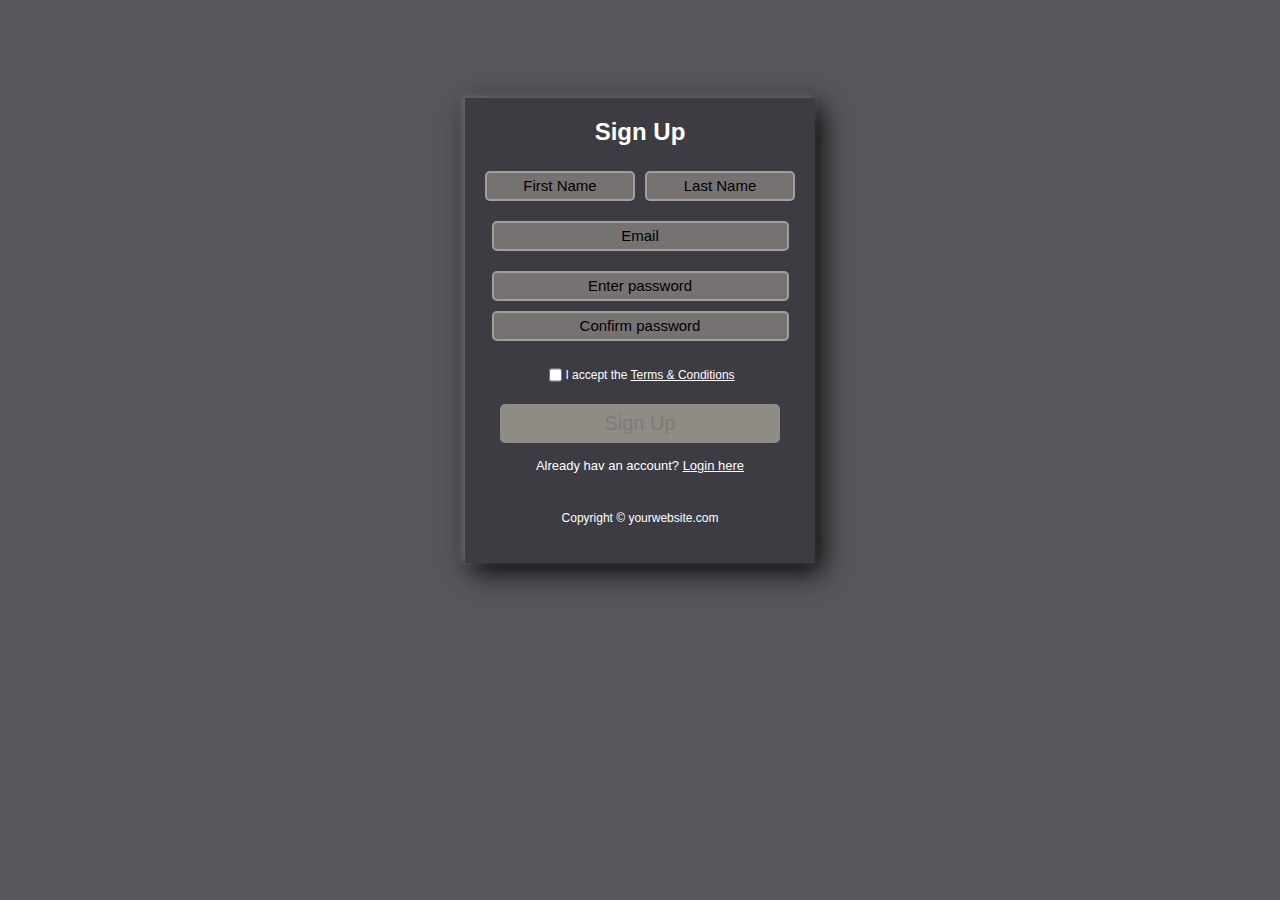
<file: luxy_home_prints-main/login_page/new.html>
<html lang="en">

    <head>
        <meta charset="UTF-8">
        <meta http-equiv="X-UA-Compatible" content="IE=edge">
        <meta name="viewport" content="width=device-width, initial-scale=1.0">
        <link rel="stylesheet" type="text/css" href="style2.css">
        <title>Sign Up Page </title>
     
    
    
    
    </head>
    
    <body>
    
        <div class="container">
            <h2>Sign Up</h2>
    
            <form action="">
                <div class="form-item-username">
                    <input type="text" name="firstName" id="firstName" placeholder="First Name">
                    <input type="text" name="lastName" id="lastName" placeholder="Last Name">
                </div>
    
                <div class="form-item">
                    <input type="email" name="email" id="email" placeholder="Email">
                </div>
    
                <div class="form-item">
                    <!-- add a password format display -->
                    <span class="pwd-format">
                        8-15 AlphaNumeric Characters
                    </span>
                    <input type="password" name="password" id="password" placeholder="Enter password">
                    <input type="password" name="confirmPassword" id="confirmPassword" placeholder="Confirm password">
                </div>
    
                <div class="accept-box">
                    <input type="checkbox" name="accept" id="accept">
                    <p>I accept the <a href="#">Terms & Conditions</a></p>
                </div>
    
                <div class="form-btns">
                    <button class="signup" type="submit" disabled>Sign Up</button>
                    <div class="options">
                        Already hav an account? <a href="#">Login here</a>
                    </div>
                </div>
    
            </form>
            <p>Copyright &copy; yourwebsite.com</p>
        </div>
        <script>
             const signup = document.querySelector(".signup");
        const termCond = document.querySelector("#accept");
        const password = document.querySelector("#password");
        const confirmPassword = document.querySelector("#confirmPassword");
        const pwd_format = document.querySelector(".pwd-format");
        // lets define a password format
        // The password should contain around 8-15 alhpanumeric character

        const passwordPattern = /^[a-zA-Z0-9]{8,15}$/

        password.addEventListener('focusin', () => {
            pwd_format.style.display = 'block';

            // now lets check the password entered by the user
            password.addEventListener('keyup', () => {
                if (passwordPattern.test(password.value)) {
                    password.style.borderColor = 'green' // if password pattern matches the border of password input will ne green
                    pwd_format.style.color = 'green'
                } else {
                    password.style.borderColor = 'red'
                    pwd_format.style.color = 'red'
                }
            })
        })

        password.addEventListener('focusout', () => {
            pwd_format.style.display = 'none';
        })

        confirmPassword.addEventListener('focusin', () => {
            pwd_format.style.display = 'block';
            confirmPassword.addEventListener('keyup', () => {
                if (passwordPattern.test(confirmPassword.value) && password.value === confirmPassword.value) {
                    confirmPassword.style.borderColor = 'green' // if password pattern matches the border of password input will ne green
                    pwd_format.style.color = 'green'
                } else {
                    confirmPassword.style.borderColor = 'red'
                    pwd_format.style.color = 'red'
                }
            })
        })

        confirmPassword.addEventListener('focusout', () => {
            pwd_format.style.display = 'none';
        })

        termCond.addEventListener('change', () => {
            if (termCond.checked === true) {
                signup.disabled = false;
            } else if (termCond.checked === false) {
                signup.disabled = true;
            }
        })
    
        </script>
    
      
    
        
    
    </body>
    
    </html>
</file>
<file: luxy_home_prints-main/Landing_Page/css/responsive.css>
/*==========  Non-Mobile First Method  ==========*/
	
    /* Large Devices, Wide Screens */
    @media only screen and (min-width : 1450px) {
		.menu-active {
		  left: 80% !important;
		}
    }

    @media only screen and (max-width : 1200px) {
		.menu-active {
		  left: 70% !important;
		}
		#our-clients li.each-client{
			width: 33.33% !important;
		}
    }

    /* Medium Devices, Desktops */
    @media only screen and (max-width : 992px) {
    	.menu-active {
		  left: 65% !important;
		}
		.caption .main-title{
			font-size: 60px !important;
			margin-bottom: 15px !important;
		}
		.caption .sub-title{
			font-size: 30px !important;
			margin-bottom: 50px !important; 
		}
		.home-slider .slider-button{
			font-size: 14px !important;
		}
		.feature-item{
			margin-bottom: 30px;
		}
		#expertise .col-xs-height {
			display: block;
		}
		#expertise .content-part{
			display: none;  	
		}
		#expertise .info-part{
			padding-right: 15px !important;
		}
		#blog-details .social-icon{
			text-align: left;
		}
    }	

    /* Small Devices, Tablets */
    @media only screen and (max-width : 768px) {
		.logo-left{
    		left: 50px !important;
    	}
    	.menu-button{
    		left: 85% !important;
    	}
    	.menu-active {
		  	left: 55% !important;
		}
		.caption .main-title{
			font-size: 40px !important;
			margin-bottom: 10px !important;
		}
		.caption .sub-title{
			font-size: 20px !important;
			margin-bottom: 30px !important; 
		}
		#our-clients li.each-client{
			width: 50% !important;
		}
    	#features .header-content .title{
    		margin-bottom: 30px;
    	}
		.isotope .isotope-item{
			width: 100%;
		}
		.achievment-item .content .caption{
			width: 100%;
		}
		#count-down .counter-content .each-counter{
			margin-bottom: 30px;
		}
		.team-member .content{
			margin-bottom: 30px;
		}
		#latest-blog .each-post{
			margin-bottom: 50px;
		}
		#client-feedback .custom-control #slider-prev{
			left: 20px !important;
		}
		#client-feedback .custom-control #slider-next{
			right: 20px !important;
		}
		.comments-form form input,
		.comments-form form textarea{
			margin-bottom: 20px;
		}
		#footer .bottom-part .left-part{
			margin-bottom: 30px;
		}
    }
	
	/*other Devices*/
	 @media only screen and (max-width : 600px) {
    	.menu-active {
		  	left: 45% !important;
		}
		#our-clients li.each-client{
			width: 100% !important;
		}
	}
    /* Extra Small Devices, Phones */ 
    @media only screen and (max-width : 480px) {
    	.logo-left{
    		left: 20px !important;
    	}
		.menu-active {
		  left: 30% !important;
		}
    }

    /* Custom, iPhone Retina */ 
    @media only screen and (max-width : 320px) {
        
    }
</file>
<file: luxy_home_prints-main/Landing_Page/css/jPushMenu.css>
/* General styles for all menus */
.nav-menu {
    background: #47a3da;
    position: fixed;
}

.nav-menu h3 {
    color: #afdefa;
    font-size: 1.9em;
    padding: 20px;
    margin: 0;
    font-weight: 300;
    background: #0d77b6;
}

.nav-menu a {
    display: block;
    color: #fff;
    font-size: 1.1em;
    font-weight: 300;
}

.nav-menu a:hover {
    background: #258ecd;
}

.nav-menu a:active {
    background: #afdefa;
    color: #47a3da;
}

/* Orientation-dependent styles for the content of the menu */
.nav-menu-vertical {
    width: 240px;
    height: 100%;
    top: 0;
    z-index: 1000;
    overflow-y: scroll;
}

.nav-menu-vertical a {
    border-bottom: 1px solid #258ecd;
    padding: 1em;
}

.nav-menu-horizontal {
    width: 100%;
    height: 150px;
    left: 0;
    z-index: 1000;
    overflow: hidden;
}

.nav-menu-horizontal h3 {
    height: 100%;
    width: 20%;
    float: left;
}

.nav-menu-horizontal a {
    float: left;
    width: 20%;
    padding: 0.8em;
    border-left: 1px solid #258ecd;
}

/* Vertical menu that slides from the left or right */
.nav-menu-left {
    left: -240px;
}

.nav-menu-right {
    right: -240px;
}

.nav-menu-left.menu-open {
    left: 0px;
}

.nav-menu-right.menu-open {
    right: 0px;
}

/* Horizontal menu that slides from the top or bottom */

.nav-menu-top {
    top: -150px;
}

.nav-menu-bottom {
    bottom: -150px;
}

.nav-menu-top.menu-open {
    top: 0px;
}

.nav-menu-bottom.menu-open {
    bottom: 0px;
}

/* Push classes applied to the body */
.push-body {
    overflow-x: hidden;
    position: relative;
    left: 0;
}

.push-body-toright {
    left: 240px;
}

.push-body-toleft {
    left: -240px;
}

/* Transitions */
.nav-menu,
.push-body {
    -webkit-transition: all 0.3s ease;
       -moz-transition: all 0.3s ease;
            transition: all 0.3s ease;
}

/* Example media queries */
@media screen and (max-width: 55.1875em) {
    .nav-menu-horizontal {
        font-size: 75%;
        height: 110px;
    }

    .nav-menu-top {
        top: -110px;
    }

    .nav-menu-bottom {
        bottom: -110px;
    }
}

@media screen and (max-height: 26.375em) {
    .nav-menu-vertical {
        font-size: 90%;
        width: 190px;
    }

    .nav-menu-left,
    .push-body-toleft {
        left: -190px;
    }

    .nav-menu-right {
        right: -190px;
    }

    .push-body-toright {
        left: 190px;
    }
}
</file>
<file: luxy_home_prints-main/Landing_Page/css/main.css>
/**
Template Name: Photography Website Template
Version: 1.0
Author: Frittt Templates
Url: https://www.Frittt.com
*/


/*==================================
=            Typography            =
==================================*/
@import url(http://fonts.googleapis.com/css?family=Montserrat:400,700);

body{
	background-color: #fff;
	font-size: 14px;
	color: #424242;
	font-family: 'Montserrat', sans-serif;
	font-weight: 400;
}
::selection{
	background: rgba(89,111,255,.8);
	color: #fff;
}	
::-moz-selection{
	background: rgba(89,111,255,.8);
	color: #fff;
}	
ul, ol{
	margin: 0;
	padding: 0;
}
li{
	list-style: none;
}
ul.list-inline{
	margin-left: 0;
}
h1,h2,h3,h4,h5,h6,p{
	margin: 0;
}
p{
	font-size: 14px;
	color: #999999;
}
a{
	color: #999999;
	-webkit-transition: background .3s, color .3s;
	transition: background .3s, color .3s;
}
a:hover{
	outline: none;
	text-decoration: none;
	color: #000;
}
a:focus{
	outline: none;
	outline-offset: 0;
}
.btn{
	border-radius: 0;
}
.btn:focus{
	outline: none;
}
/*-----  End of Typography  ------*/



/*==================================
=            shortcodes            =
==================================*/

.mtb10{margin-bottom: 10px;}
.mtb20{margin-bottom: 20px;}
.mtb30{margin-bottom: 30px;}
.mtb40{margin-bottom: 40px;}
.mtb50{margin-bottom: 50px;}
.mtb60{margin-bottom: 60px;}
.mtb70{margin-bottom: 70px;}
.mtb80{margin-bottom: 80px;}
.mtb90{margin-bottom: 90px;}
.mtb100{margin-bottom: 100px;}

.ptb10{padding-bottom: 10px;}
.ptb20{padding-bottom: 20px;}
.ptb30{padding-bottom: 30px;}
.ptb40{padding-bottom: 40px;}
.ptb50{padding-bottom: 50px;}
.ptb60{padding-bottom: 60px;}
.ptb70{padding-bottom: 70px;}
.ptb80{padding-bottom: 80px;}
.ptb90{padding-bottom: 90px;}
.ptb100{padding-bottom: 100px;}

.ptt10{padding-top: 10px;}
.ptt20{padding-top: 20px;}
.ptt30{padding-top: 30px;}
.ptt40{padding-top: 40px;}
.ptt50{padding-top: 50px;}
.ptt60{padding-top: 60px;}
.ptt70{padding-top: 70px;}
.ptt80{padding-top: 80px;}
.ptt90{padding-top: 90px;}
.ptt100{padding-top: 100px;}

.img-100p{
	width: 100%;
}
.overflow{
	overflow: hidden;
}
.no-padding{
	padding:0
}
.no-margin{
	margin:0
}
.section-title{
	font-size: 30px;
	text-transform: uppercase;
	margin-top: 100px;
	margin-bottom: 50px;
	text-align: center;
	color: #F0394C;
}
.section-info{
	margin-bottom: 60px;
	text-align: center;
}
.horizontal-center{
	position: absolute;
	left: 50%;
	-webkit-transform: translateZ(-50%);
	transform: translateZ(-50%);	
}
.vertical-center{
	position: absolute;
	top: 50%;
	-webkit-transform: translateY(-50%);
	transform: translateY(-50%);
}
.horizontal-vertical-center{
	position: absolute;
	top: 50%;
	left: 50%;
	-webkit-transform: translate(-50%, -50%);
	transform: translate(-50%, -50%);	
}
.overflow-content-full{
	position: absolute;
	top: 0;
	left: 0;
	width: 100%;
	height: 100%;
}
/*-----  End of shortcodes  ------*/



/*==============================
=            Loader            =
==============================*/
.loader-running #wrapper { 
	opacity: 0; 
}
.loader { 
	-webkit-pointer-events: none;
	 pointer-events: none;
	 -webkit-user-select: none;
	 user-select: none;
}
.loader-inactive { 
	display: none;
}

.loader .loader-progress { 
	background-color: #F0394C;
	position: fixed;
	z-index: 2000;
	top: 50%;
	left: 0;
	height: 6px;
	overflow: hidden;
	-webkit-transition: width 1s;
	transition: width 1s;
 }
.loader .loader-progress-inner { 
	position: absolute;
	top: 0;
	left: 0;
	right: -32px;
	bottom: 0;
	background-image: -webkit-linear-gradient(45deg, rgba(255, 255, 255, 0.2) 25%, transparent 25%, transparent 50%, rgba(255, 255, 255, 0.2) 50%, rgba(255, 255, 255, 0.2) 75%, transparent 75%, transparent);
	background-image: linear-gradient(45deg, rgba(255, 255, 255, 0.2) 25%, transparent 25%, transparent 50%, rgba(255, 255, 255, 0.2) 50%, rgba(255, 255, 255, 0.2) 75%, transparent 75%, transparent);
	-webkit-background-size: 32px 32px;
	background-size: 32px 32px; 
	-webkit-animation: pace-stripe-animation 500ms linear infinite;
	animation: pace-stripe-animation 500ms linear infinite;
}



/*============================
=            menu            =
============================*/
.main-nav{
	position: fixed;
	top: 0;
	left: 0;
	width: 100%;
	height: 100px;
	z-index: 999;
	-webkit-transition: all .5s ease-in-out;
	transition: all .5s ease-in-out;
}
.main-nav-change .logo-left,
.main-nav-change .menu-button{
	top: 20px !important;
}
.main-nav-change{
	background: rgba(240, 57, 76, 0.95);/* #F0394C*/;
	height: 80px;
}
.logo-left{
	position: absolute;
	top: 50px;
	left: 50px;
	z-index: 1;
	-webkit-transition: top .5s ease-in-out;
	transition: top .5s ease-in-out;
}
.menu-button{
	position: fixed;
	left: 90%;
	text-align: right;
	top: 50px;
	z-index: 16;
	width: 50px;
	-webkit-transition: top .5s ease-in-out, left .5s;
	transition: top .5s ease-in-out, left .5s;
}
.menu-active {
  left: 75%;
}
.menu-button button {
  background: rgba(0, 0, 0, 0) none repeat scroll 0 0;
  border: none;
  color: #fff;
  font-size: 30px;
}
.menu-button button:focus{
	outline: none;
}
.nav-menu {
  background: #171717 none repeat scroll 0 0;
  padding-top: 50px;
}
.nav-menu li{
	display: block;
	padding:0;
	margin: 0;
}
.nav-menu a {
  color: #c4c4c4;
  border: none;
  padding: 15px 25px;
  text-transform:uppercase;
}
.nav-menu a:hover,
.nav-menu .current a{
  color: #fff;
  background-color: #F0394C;
  text-decoration:none;
}
/*-----  End of menu  ------*/



/*===================================
=            home-slider            =
===================================*/
#home-slider {
  overflow: hidden;
  position: relative;
}
#home-slider .item{
	-webkit-background-size: cover;
	background-size: cover;
}
#home-slider .caption {
  position: absolute;
  top: 50%;
  margin-top: -104px;
  left: 50px;
  right: 0;
  text-align: left;
  text-transform: uppercase;
  z-index: 15;
  font-size: 18px;
  font-weight: 300;
  color: #fff;
}
#home-slider .caption-wide{margin-top: -204px;}
#home-slider .caption .main-title {
  color: #fff;
  font-size: 90px;
  font-weight: 700;
  margin-bottom: 20px;
}
#home-slider .caption .sub-title{
	font-size: 40px;
	color: #fff;
	text-transform: uppercase;
}
.caption .btn-start {
  color: #fff;
  font-weight: 400;
  font-size: 18px;
  padding: 10px 15px;
  border: 1px solid #fff;
  border-radius: 0;
  margin-top: 60px;
  position: relative;
  overflow: hidden;
}
.caption .btn-start:hover{
	color: #F0394C;
	background:#fff;
	}

#home-slider .carousel-indicators .active{
	height: 10px;
}
#home-slider .carousel-indicators li{
	width: 45px;
	height: 8px;
	border: 1px solid #fff;
}

.navbar-right li a {
  color: #fff;
  text-transform: uppercase;
  font-size: 14px;
  font-weight: 600;
  padding-top: 30px;
  padding-bottom: 30px;
}

.navbar-right li.active a {
  background-color: rgba(0,0,0,.2);
}

.navbar-brand h1 {
  margin-top: 5px;
}
/*-----  End of home-slider  ------*/



/*================================
=            features            =
================================*/

#features{
	margin-top: 20px;
	padding-top: 100px;
	margin-bottom: 100px;
}
#features .header-content .title{
	font-size: 40px;
	color: #000;
}
#features .header-content .info{
	font-size: 16px;
	color: #363636;
}
.feature-item .content{
	background: #f6f6f6;
	padding: 40px;
	-webkit-transition: all .3s;
	transition: all .3s;
}
.feature-item .content .icon{
	font-size: 80px;
	color: #F0394C;
	margin-bottom: 30px;
	line-height: 100%;
}
.feature-item .content .title{
	font-size: 20px;
	color: #F0394C;
	margin-bottom: 40px;
	text-transform: uppercase;	
}
.feature-item .content:hover{
	background-color: #F0394C; 
	-webkit-transform: translateY(-10px);
	transform: translateY(-10px);
}
.feature-item .content:hover .icon,
.feature-item .content:hover .title,
.feature-item .content:hover .info{
	color: #fff;
}
/*-----  End of features  ------*/



/*=================================
=            courses            =
=================================*/

#courses{
	background: url(../img/bg/04.jpg);
	-webkit-background-size: cover;
	background-size: cover;
	background-attachment: fixed;
}
#courses .color-overlay{
	width: 100%;
	height: 100%;
	background: rgba(16,19,38,.8);
}
#courses .section-title{
	color: #fff;
	margin-bottom: 100px;
}
#courses .info-part{
	padding-right: 40px;
}
#courses .each-courses{
	margin-bottom: 60px;
}
.each-courses .title{
	font-size: 18px;
	text-transform: uppercase;
	color: #fff;
	margin-bottom: 20px;
	-webkit-transition: all .3s;
	transition: all .3s;
	
}
.each-courses .info{
	font-size: 16px;
	-webkit-transition: all .3s;
	transition: all .3s;
	
}
.timing{
	font-size: 12px;
	color: #fff;
	margin-top: 90px;
	-webkit-transition: all .3s;
	transition: all .3s;
	}

.timing.first{margin-top: 0px;}

.each-courses:hover{
	cursor: pointer;
}
.each-courses:hover .title{
	color: #F0394C;
}
.each-courses:hover .info{
	color: #fff;
}
#courses .content-part{
	position: relative;
	height: 100%;
	margin-left: 30px;
}
.content-part .active-image{
	position: absolute;
	top: 50%;
	left: 50%;
	-webkit-transform: translate(-50%, -50%);
	transform: translate(-50%, -50%);
}
.content-part .active-image img{
	width: 420px;
	height: 420px;
	border: 5px solid #F0394C;
	border-radius: 100%;
}
.content-part .active-image p{
	position: relative;
	padding: 15px;
}
.content-part .active-image p:before{
	content: "";
	position: absolute;
	top: 0;
	left: 0;
	width: 100%;
	height: 100%;
	border-radius: 100%;
	border: 1px solid #F0394C;
}
.content-part .active-thumb img{
	opacity: 1 !important;
}
.content-part .thumb-img img{
	width: 140px;
	height: 140px;
	border: 5px solid #F0394C;
	border-radius: 100%;
	opacity: .2;
	-webkit-transition: all .3s;
	transition: all .3s;
	
}
.content-part .thumb-img img:hover{
	opacity: 1;
}
.content-part .first-courses-img{
	position: absolute;
	top: 0;
	left: 0;
}
.content-part .second-courses-img{
	position: absolute;
	top: 0;
	right: 0;
}
.content-part .third-courses-img{
	position: absolute;
	bottom: 0;
	left: 0;
}
.content-part .fourth-courses-img{
	position: absolute;
	bottom: 0;
	right: 0;
}


/* columns of same height styles */
.row-full-height {
  height: 100%;
}
.col-full-height {
  height: 100%;
  vertical-align: middle;
}
.row-same-height {
  display: table;
  width: 100%;
  table-layout: fixed;
}
.col-xs-height {
  display: table-cell;
  float: none !important;
}
/*-----  End of courses  ------*/



/*===================================
=            portfolio            =
===================================*/
.portfolio-filter{
	margin-top: 20px;
}
.portfolio-filter li .active{
	color: #F0394C;
	text-decoration: none;
}
.portfolio-filter li a:hover{
	color: #F0394C;
}
.portfolio-item{
	margin-bottom: 30px;
}
.portfolio-item .content{
	position: relative;
	-webkit-transition: all .3s;
	transition: all .3s;	
}
.portfolio-item .content figcaption{
	background-color: rgba(240, 57, 76, 0.8);
	color: #fff;
	opacity: 0;
	-webkit-transition: all .3s;
	transition: all .3s;
}
.portfolio-item .content figcaption p,
.portfolio-item .content figcaption a{
	color: #fff;
}
.portfolio-item .content .icon{
	-webkit-transform: translate(-50%, -50%) scale(0);
	transform: translate(-50%, -50%), scale(0);
	font-size: 34px;
	-webkit-transition: all .3s;
	transition: all .3s;	
}
.portfolio-item .content .caption{
	position: absolute;
	bottom: 0;
	left: 0;
	width: 100%;
	padding: 20px;
	-webkit-transition: all .5s;
	transition: all .5s;
}
.portfolio-item .content figcaption .title,
.portfolio-item .content figcaption .info{
	-webkit-transform: translateY(50%);
	transform: translateY(50%);
	-webkit-transition: all .3s;
	transition: all .3s;	
}
.portfolio-item .content .caption .title{
	margin-bottom: 15px;
	text-transform: uppercase;
}
.portfolio-item .content:hover figcaption{
	opacity: 1;
}
.portfolio-item .content:hover figcaption .icon{
	-webkit-transform: translate(-50%, -50%) scale(1);
	transform: translate(-50%, -50%) scale(1);
}
.portfolio-item .content:hover figcaption .caption{
	bottom: 0;
}
.portfolio-item .content:hover figcaption .title,
.portfolio-item .content:hover figcaption .info{
	-webkit-transform: translateY(0);
	transform: translateY(0);	
}
/**** Isotope CSS3 transitions ****/

.isotope,
.isotope .isotope-item {
  -webkit-transition-duration: 0.8s;
  transition-duration: 0.8s;
}

.isotope {
  -webkit-transition-property: height, width;
  transition-property: height, width;
}

.isotope .isotope-item {
  -webkit-transition-property: -webkit-transform, opacity;
  transition-property: transform, opacity;
}

/**** disabling Isotope CSS3 transitions ****/
.isotope.no-transition,
.isotope.no-transition .isotope-item,
.isotope .isotope-item.no-transition {
  -webkit-transition-duration: 0s;
  transition-duration: 0s;
}
/*-----  End of portfolio  ------*/



/*==================================
=            count-down            =
==================================*/

#count-down{
	background: url(../img/bg/01.jpg) no-repeat;
	-webkit-background-size: cover;
	background-size: cover;
	background-attachment: fixed;
}
#count-down .color-overlay{
	width: 100%;
	height: 100%;
	background: rgba(240, 57, 76, 0.7);
}
#count-down .section-title,
#count-down .counter-content p,
#count-down .counter-content span{
	color: #fff;
}
#count-down .section-title{
	font-size: 26px;
}
#count-down .counter-content .counter{
	font-size: 55px;
	margin-bottom: 30px;
}
#count-down .counter-content .title{
	font-size: 20px;
	text-transform: uppercase;
}
/*-----  End of count-down  ------*/



/*=============================
=            teams            =
=============================*/

#teams{
	background-color: #f6f6f6;
}
.team-member .member-pic{
	position: relative;
	overflow: hidden;
}
.team-member .caption .color-overlay{
	background: rgba(240, 57, 76, 0.7);
	left: 100%;
	opacity: 0;
	-webkit-transition: all .3s;
	transition: all .3s;
}
.team-member .caption .social-icon{
	text-align: center;
	left: -100%;
	-webkit-transition: all .3s;
	transition: all .3s;
	-webkit-transition-delay: .25s;
	transition-delay: .25s;
	opacity: 0;
}
.team-member .caption .social-icon a{
	color: #fff;	
	font-size: 26px;	
}
.team-member .caption .social-icon li{
	margin-right: 10px;
	text-align: center;	
}
.team-member .caption .social-icon li:last-child{
	margin-right: 0;
}
.team-member .member-pic:hover .color-overlay{
	left: 0;
	opacity: 1;
}
.team-member .member-pic:hover .social-icon{
	left: 50%;
	opacity: 1;
	-webkit-transition-delay: .25s;
	transition-delay: .25s;
}
.team-member .member-info .position{
	margin-top: 25px;
}
.team-member .member-info .name{
	font-size: 16px;
	color: #454545;
	margin-top: 10px;
	margin-bottom: 10px;
}
/*-----  End of teams  ------*/



/*===================================
=            latest-blog            =
===================================*/

.each-post .date{
	text-transform: uppercase;
	margin-top: 30px;
	margin-bottom: 20px;
}
.each-post .headline{
	margin-bottom: 30px;
	font-size: 22px;
}
.each-post .headline a{
	color: #454545;
}
.each-post .headline a:hover{
	color: #F0394C;
}
.read-more-button{
	margin-top: 80px;
	font-size: 16px;
}
.read-more-button a{
	position: relative;
	padding: 20px;
	display: inline-block;
}

.read-more-button a:hover{
	color: #F0394C;
}

/*-----  End of latest-blog  ------*/



/*=======================================
=            client-feedback            =
=======================================*/
#client-feedback{
	background: url(../img/bg/02.jpg);
	-webkit-background-size: cover;
	background-size: cover;
	background-attachment: fixed;
}
#client-feedback .color-overlay{
	width: 100%;
	height: 100%;
	background: rgba(16,19,38,.9);
}
#client-feedback .main-content{
	position: relative;
}
#client-feedback .custom-control a{
	color: #fff;
	font-size: 40px;
}
#client-feedback .custom-control #slider-prev,
#client-feedback .custom-control #slider-next{
	position: absolute;
	top: 50%;
	-webkit-transform: translateY(-50%);
	transform: translateY(-50%);
	z-index: 999;
	font-size: 40px;
}	
#client-feedback .custom-control #slider-prev{
	left: 0;
}
#client-feedback .custom-control #slider-next{
	right: 0;
}
#client-feedback .bx-wrapper .bx-viewport{
	width: 80% !important;
	margin:0 auto !important;
	height: auto !important;
	box-shadow: none;
	border: 10px solid transparent;
	background: none;	
	text-align: center;
}
#client-feedback .main-content p{
	color: #fff;
	font-size: 18px;
}
#client-feedback .main-content .client-name a{
	color: #fff;
	font-size: 16px;
}
#client-feedback .client-name{
	margin-top: 40px;
}
/*-----  End of client-feedback  ------*/



/*===================================
=            our-clients            =
===================================*/
#our-clients img{
	-webkit-filter: grayscale(100%);
	filter: grayscale(100%);
	opacity: .5;
	-webkit-transition: all .3s;
	transition: all .3s;	
}
#our-clients li.each-client{
	width: 20%;
	float: left;
	margin-bottom: 20px;
}
#our-clients li.each-client:last-child{
	padding-right: 0;
}
#our-clients li.each-client:hover img{
	-webkit-filter: grayscale(0%);
	filter: grayscale(0%);
	opacity: 1;
}
/*-----  End of our-clients  ------*/



/*========================================
=            latest-list-page            =
========================================*/
.blog-list .main-nav {
	background: rgba(89,111,255,.8);
	height: 80px;
}
.blog-list .logo-left,
.blog-list .menu-button{
	top: 20px !important;
}
#breadcrumbs{
	background: url(../img/blog/blog-list/breadcrumbs.jpg);
	-webkit-background-size: cover;
	background-size: cover;
}
#breadcrumbs .color-overlay{
	width: 100%;
	height: 100%;
	background-color: rgba(0,0,0,.5);
	padding-top: 180px;
	padding-bottom: 120px;	
}
#breadcrumbs .title{
	font-size: 50px;
	color: #fff;
	text-align: center;
	text-transform: uppercase;	
}
#latest-blog .each-post{
	margin-bottom: 60px;
}
#latest-blog .each-post .headline{
	margin-top: 40px;
	margin-bottom: 20px;
	font-size: 30px;
}
.info-data{
	color: #999999;
	margin-bottom: 30px;
}
.info-data li{
	margin-right: 20px;
}
.info-data li:last-child{
	margin-right: 0;
}
#latest-blog .each-post .blog-img img{
	-webkit-transition: all .3s;
	transition: all .3s;
}
#latest-blog .each-post:hover .blog-img img{
	opacity: .5;
}
#latest-blog .pagination>li>a{
	font-size: 16px;
	color: #999999;
	border-color: #999999;
}
#latest-blog .pagination>li:first-child>a,
#latest-blog .pagination>li:last-child>a{
	border-radius: 0;
}
#latest-blog .pagination>li:hover a,
#latest-blog .pagination>li.active a{
	background-color: #F0394C;
	border-color: #F0394C;
	color: #fff;
}
/*-----  End of latest-blog-page  ------*/



/*====================================
=            blog-details            =
====================================*/
#blog-details .headline{
	font-weight: bold;
	margin-top: 40px;
	margin-bottom: 50px;
}
#blog-details .info{
	font-size: 16px;
	color: #454545;
	border-bottom: 1px solid #e9e9e9;
}
#blog-details .info p{
	margin-bottom: 40px;
}
#blog-details .info p:last-child{
	margin-bottom: 0;
}
#blog-details .social-icon{
	color: #999999;
}
#blog-details a:hover{
	color: #F0394C;
}
/*comments content*/
.comments{
	overflow: hidden;
	margin-top: 100px;
}
.comments .title{
	border-bottom: 1px solid #ebebeb;
	font-size: 16px;
}
.comments-content{
	padding: 60px 40px;
	background-color: #fafafa;
}
.comments-content .comments-list .media-left{
	padding-right: 20px;
}
.comments-content .media-heading{
	font-size: 16px;
}
.comments-content img{
	-webkit-transition: opacity .3s;
	transition: opacity .3s;
	
}
.comments-content img:hover{
	opacity: .6;
}
.comments-content .date{
	font-size: 14px;
	margin-top: 20px;
	margin-bottom: 30px;
}
.comments-content .reply-arrow{
	margin: 25px 0;
	display: block;
}
/*comments-form*/
.comments-form form input,
.comments-form form textarea{
	border-radius: 0;
	border: 1px solid #f2f2f2;
	box-shadow: none;
	padding: 20px;
}
.comments-form form input:focus,
.comments-form form textarea:focus{
	border-color: #F0394C;
	-webkit-box-shadow: none;
	box-shadow: none;
}
.comments-form .textarea{
	margin: 20px 0;
}
.submit-button .btn-primary{
	background-color: #F0394C;
	border: none;
	padding: 15px 20px;
}
.submit-button .btn-primary:focus{
	outline: none;
}
/*-----  End of comments section  ------*/

/*-----  End of blog-details  ------*/


/*===============================
=            join-us            =
===============================*/

#join-us{
	background: url(../img/bg/03.jpg);
	-webkit-background-size: cover;
	background-size: cover;
	background-attachment: fixed;
}
#join-us .color-overlay{
	width: 100%;
	height: 100%;
	background-color: rgba(255,255,255,.9);
}
.join-btn a{
	background-color: #F0394C;
	text-transform: uppercase;
	border: none;
	border-radius: 0;
	padding: 15px 30px;
	color: #fff;
	font-size: 18px;	
	position: relative;
	display: inline-block;
}

.join-btn a:hover{
	color: #fff;
	background: #333;
}

/*-----  End of join-us  ------*/



/*===============================
=            contact            =
===============================*/
#contact{
	position: relative;
	overflow: hidden;
}
#contact .map-content{
	position: absolute;
	top: 0;
	left: 0;
	width: 100%;
	height: 100%;
	z-index: 1;
}
#contact .color-overlay{
	position: relative;
	top: 0;
	left: 0;
	width: 100%;
	height: 100%;
	background-color: rgba(0,0,0,.8);
	z-index: 10;
}
#gmap {
	height:100%;
}
#contact .form-content .section-info{
	color: #fff;
}

#contact .form input,
#contact .form textarea{
	border-radius: 0;
	border: 1px solid #e0e0e0;
	-webkit-box-shadow: none;
	box-shadow: none;
	margin-bottom: 20px;
	padding: 20px;
	background: none;
	color: #fff;
}
#contact .form input:focus,
#contact .form textarea:focus{
	box-shadow: none;
	border-color: #F0394C;
}
#contact .form .btn-submit{
	background: #F0394C;
	color: #fff;
	padding: 12px;
}
#contact .form .btn-submit:hover{
	color: #fff;
}
.map-content{
	padding:0
}
/*-----  End of contact  ------*/



/*==============================
=            footer            =
==============================*/

#footer{
	background: #333333;
	padding-top: 100px;
}
#footer .bottom-part{
	padding-bottom: 70px;
}
.social-icon-footer li{
	margin-right: 10px;
}
.social-icon-footer li:last-child{
	margin-right: 0;	
}
.social-icon-footer li a{
	font-size: 30px;
}
.social-icon-footer li a:hover{
	color: #F0394C;
}
.subscribe-form p{
	color: #999999;
}
.subscribe-form input{
	border-radius: 0;
	background: none;
	border: none;
	border-bottom: 1px solid #999999;
	padding-left: 0;
	-webkit-box-shadow: none;
	box-shadow: none;
	color: #999999;
}
.subscribe-form input:focus{
	-webkit-box-shadow: none;
	box-shadow: none;
	border-color: #F0394C;
}
.subscribe-form input::-webkit-input-placeholder {
   color: #666666;
}

.subscribe-form input:-moz-placeholder { /* Firefox 18- */
   color: #666666;  
}

.subscribe-form input::-moz-placeholder {  /* Firefox 19+ */
   color: #666666;  
}

.subscribe-form input:-ms-input-placeholder {  
   color: #666666;  
}
.copyright{
	background-color: #292929;
	padding: 15px;
	font-size: 12px;
}
.copyright .info a:hover{
	color: #F0394C;
}
/*-----  End of footer  ------*/
</file>
<file: luxy_home_prints-main/login_page/style.css>
@import url('https://fonts.googleapis.com/css?family=Poppins:400,500,600,700&display=swap');
*{
  margin: 0;
  padding: 0;
  box-sizing: border-box;
  font-family: 'Poppins', sans-serif;
}
html,body{
  display: grid;
  height: 100%;
  width: 100%;
  place-items: center;
  background: whitesmoke;
}
::selection{
  background: whitesmoke;
  color: #000;
}
.wrapper{
  overflow: hidden;
  max-width: 390px;
  background: #fff;
  padding: 30px;
  border-radius: 5px;
  box-shadow: 0px 15px 20px rgba(0,0,0,0.1);
}
.wrapper .title-text{
  display: flex;
  width: 200%;
}
.wrapper .title{
  width: 50%;
  font-size: 35px;
  font-weight: 600;
  text-align: center;
  transition: all 0.6s cubic-bezier(0.68,-0.55,0.265,1.55);
}
.wrapper .slide-controls{
  position: relative;
  display: flex;
  height: 50px;
  width: 100%;
  overflow: hidden;
  margin: 30px 0 10px 0;
  justify-content: space-between;
  border: 1px solid lightgrey;
  border-radius: 5px;
}
.slide-controls .slide{
  height: 100%;
  width: 100%;
  color: #fff;
  font-size: 18px;
  font-weight: 500;
  text-align: center;
  line-height: 48px;
  cursor: pointer;
  z-index: 1;
  transition: all 0.6s ease;
}
.slide-controls label.signup{
  color: #000;
}
.slide-controls .slider-tab{
  position: absolute;
  height: 100%;
  width: 50%;
  left: 0;
  z-index: 0;
  border-radius: 5px;
  background: goldenrod;
  transition: all 0.6s cubic-bezier(0.68,-0.55,0.265,1.55);
}
input[type="radio"]{
  display: none;
}
#signup:checked ~ .slider-tab{
  left: 50%;
}
#signup:checked ~ label.signup{
  color: #fff;
  cursor: default;
  user-select: none;
}
#signup:checked ~ label.login{
  color: #000;
}
#login:checked ~ label.signup{
  color: #000;
}
#login:checked ~ label.login{
  cursor: default;
  user-select: none;
}
.wrapper .form-container{
  width: 100%;
  overflow: hidden;
}
.form-container .form-inner{
  display: flex;
  width: 200%;
}
.form-container .form-inner form{
  width: 50%;
  transition: all 0.6s cubic-bezier(0.68,-0.55,0.265,1.55);
}
.form-inner form .field{
  height: 50px;
  width: 100%;
  margin-top: 20px;
}
.form-inner form .field input{
  height: 100%;
  width: 100%;
  outline: none;
  padding-left: 15px;
  border-radius: 5px;
  border: 1px solid lightgrey;
  border-bottom-width: 2px;
  font-size: 17px;
  transition: all 0.3s ease;
}
.form-inner form .field input:focus{
  border-color: goldenrod;
  /* box-shadow: inset 0 0 3px #fb6aae; */
}
.form-inner form .field input::placeholder{
  color: #999;
  transition: all 0.3s ease;
}
form .field input:focus::placeholder{
  color: #b3b3b3;
}
.form-inner form .pass-link{
  margin-top: 5px;
}
.form-inner form .signup-link{
  text-align: center;
  margin-top: 30px;
}
.form-inner form .pass-link a,
.form-inner form .signup-link a{
  color: whitesmoke;
  text-decoration: none;
}
.form-inner form .pass-link a:hover,
.form-inner form .signup-link a:hover{
  text-decoration: underline;
}
form .btn{
  height: 50px;
  width: 100%;
  border-radius: 5px;
  position: relative;
  overflow: hidden;
}
form .btn .btn-layer{
  height: 100%;
  width: 300%;
  position: absolute;
  left: -100%;
  background: whitesmoke;
  border-radius: 5px;
  transition: all 0.4s ease;;
}
form .btn:hover .btn-layer{
  left: 0;
}
form .btn input[type="submit"]{
  height: 100%;
  width: 100%;
  z-index: 1;
  position: relative;
  background: none;
  border: none;
  color: #000;
  padding-left: 0;
  border-radius: 5px;
  font-size: 20px;
  font-weight: 500;
  cursor: pointer;
}
</file>
<file: luxy_home_prints-main/login_page/style2.css>
::placeholder {
    color: black;
    opacity: 1;
}



html {
    background: #56565b;
    color: white;
    font-family: Arial, Helvetica, sans-serif;
}

body {
    padding-top: 10vh;
}

.container {
    background: #3c3c42;
    display: flex;
    flex-direction: column;
    align-items: center;
    margin: auto;
    height: 465px;
    width: 350px;
    box-shadow: -3px -2px 6px #6c6565, 7px 9px 25px #0b0b0b;
}

form {
    display: flex;
    flex-direction: column;
    align-items: center;
}

input {
    height: 30px;
    border: 2px solid #e1dede69;
    border-radius: 5px;
    background: #777272;
    color: black;
    text-align: center;
    outline: none;
    font-size: 15px;
}

.form-item-username {
    margin: 5px;
    display: flex;
    padding-bottom: 10px;
}

.form-item-username input {
    width: 150px;
    margin: 0 5px;
}

.form-item {
    margin: 0 auto;
    padding-bottom: 10px;
    display: flex;
    flex-direction: column;
    align-items: center;
    width: 90%;
}

.form-item input {
    margin: 5px;
    width: 100%;
}

.accept-box {
    display: flex;
    align-items: center;
    margin: auto;
    font-size: 15px;
}

a {
    color: white;
}

a:hover {
    color: grey
}

.form-btns {
    display: flex;
    flex-direction: column;
    padding: 10px 0;
}

.form-btns button {
    margin: auto;
    font-size: 20px;
    padding: 8px;
    width: 280px;
    border: none;
    border-radius: 5px;
    cursor: pointer;
    color: rgb(75, 61, 61);
    background: #fbba50;
}

.form-btns button:disabled {
    cursor: not-allowed;
    background: #8f8b85 !important;
    color: rgb(131, 120, 120) !important;
}

.form-btns button:hover {
    background: #d88a0c;
    color: antiquewhite;
}

.options {
    padding-top: 15px;
    margin: auto;
    font-size: 13px;
}

p {
    font-size: 12px;
}

.pwd-format {
    position: relative;
    color: rgb(65, 62, 62);
    background: rgb(243, 234, 243);
    font-size: 11px;
    width: 150px;
    padding: 5px;
    border-radius: 5px;
    top: 112px;
    right: -81px;
    z-index: 2;
    display: none;
}
</file>
